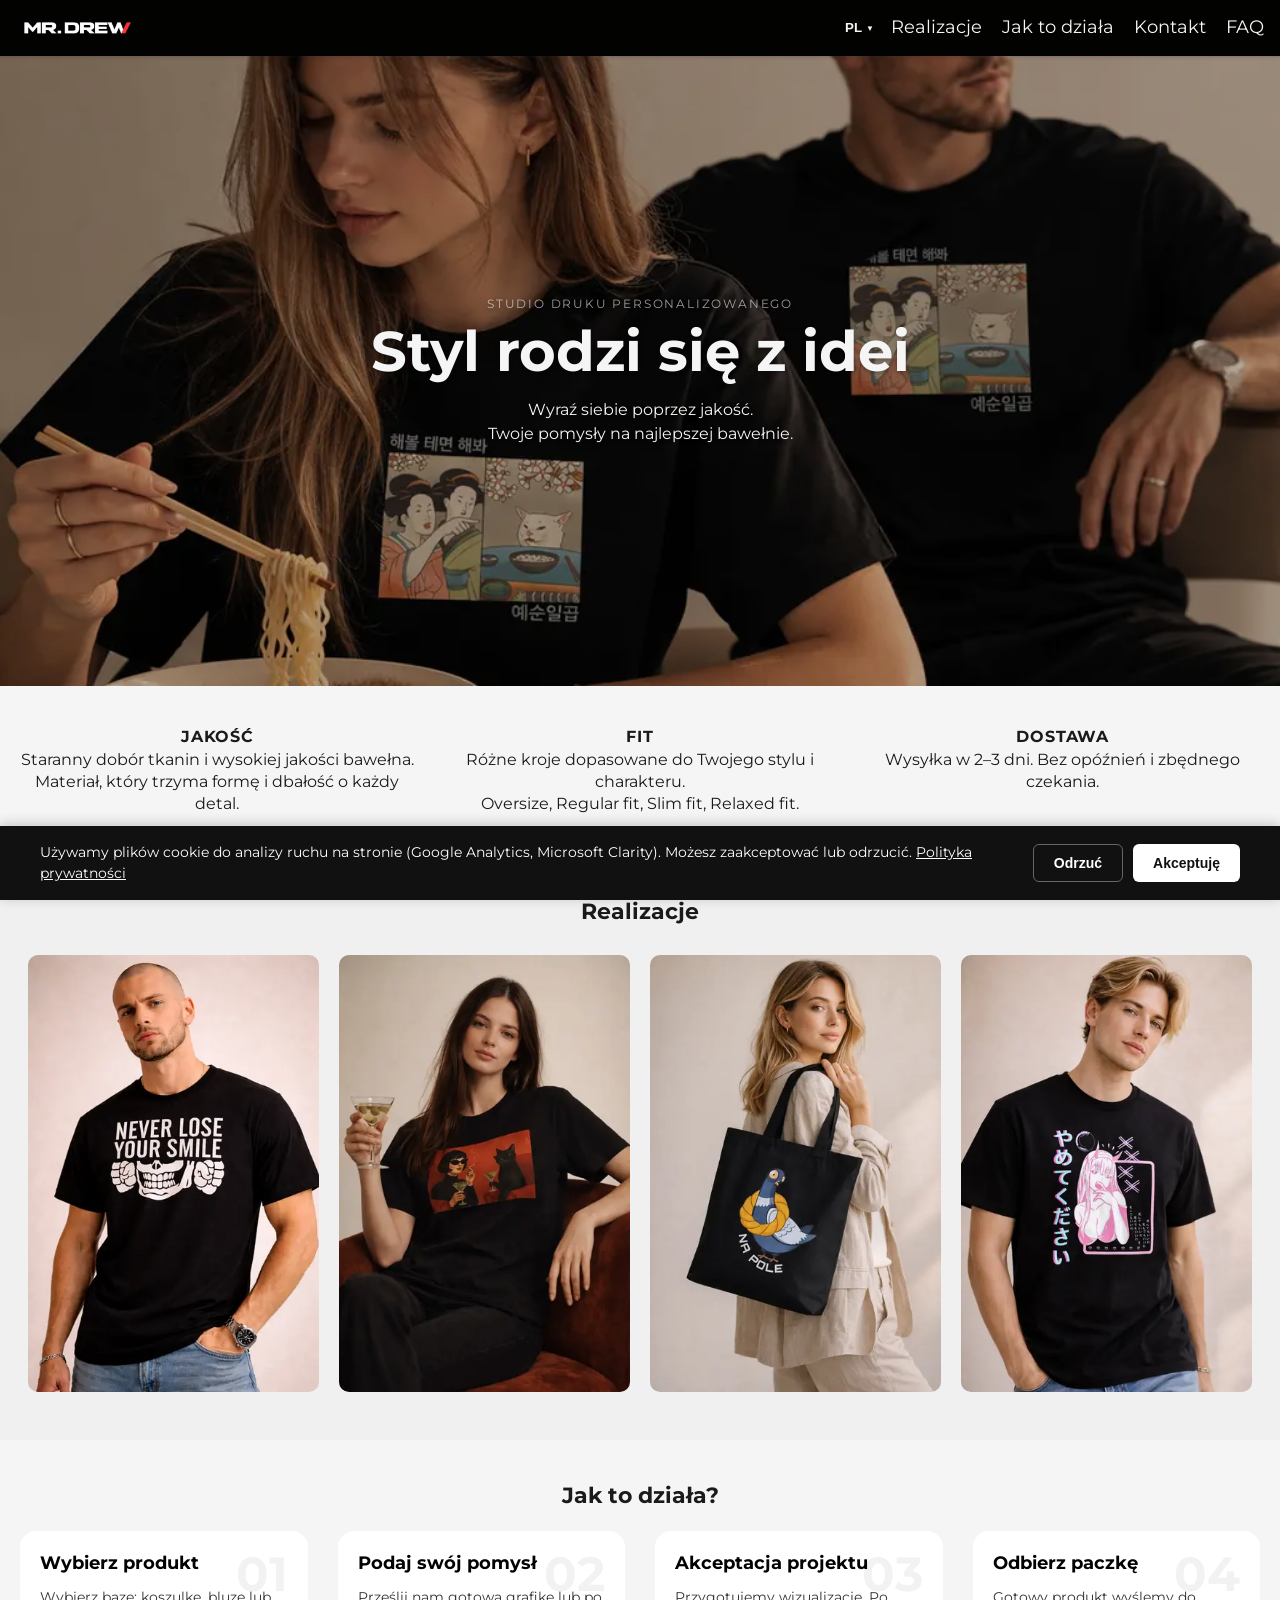
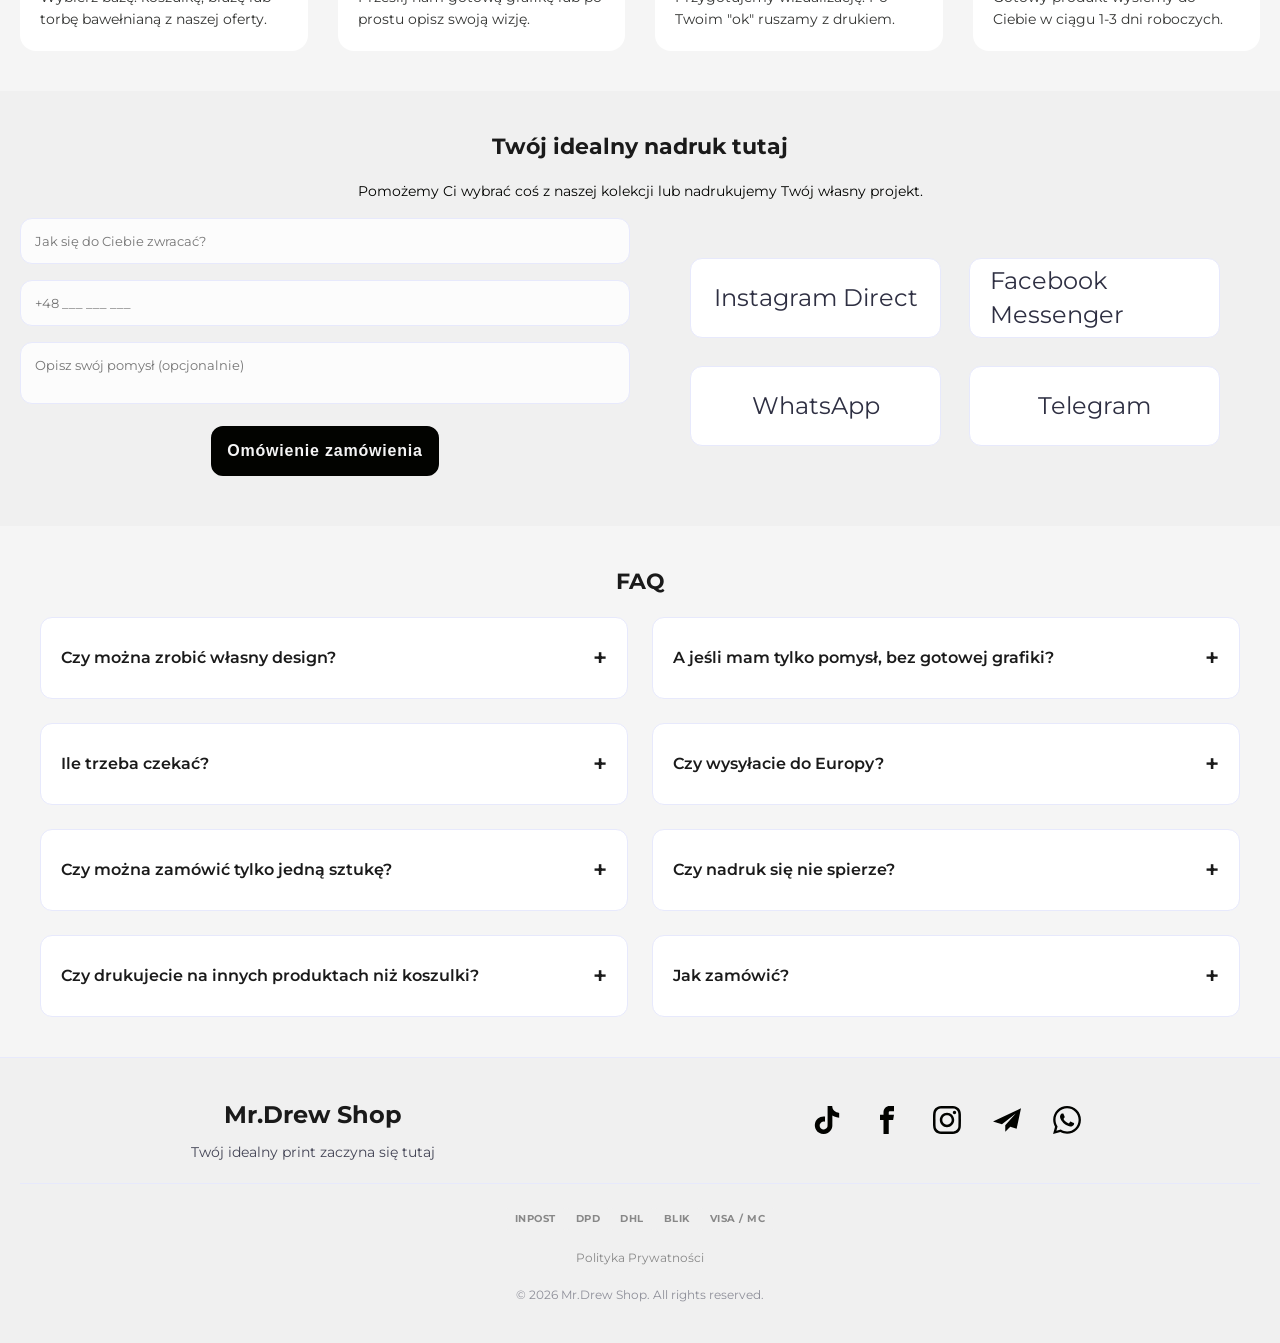
<file: index.html>
<!doctype html>
<html lang="pl">
  <head>
    <meta charset="UTF-8" />
    <meta name="viewport" content="width=device-width, initial-scale=1.0" />
    <title>
      Mr. Drew | Nadruki na odzieży | Personalizowane koszulki i bluzy
    </title>
    <meta
      name="description"
      content="Personalizowana odzież с Twoim nadrukiem w 48h. Najwyższa jakość, gruba bawełna i trwałe nadruki. Stwórz własny styl z Mr. Drew. Noś swoje!"
    />
    <meta property="og:type" content="website" />
    <meta property="og:url" content="https://mrdrewstore.pl/" />
    <meta
      property="og:title"
      content="MR. DREW | Personalizowany nadruk на odzieży"
    />
    <meta
      property="og:description"
      content="Wysokiej jakości nadruki na koszulkach w 48h. Twoje pomysły na najlepszej bawełnie. Noś to, co Twoje!"
    />
    <meta property="og:image" content="../img/og-image.jpg" />
    <meta property="twitter:card" content="summary_large_image" />
    <meta
      property="twitter:title"
      content="MR. DREW | Nadruki personalizowane"
    />
    <meta
      property="twitter:description"
      content="Stwórz własny styl. Najwyższa jakość bawełny i trwały nadruk."
    />
    <link
      rel="preload"
      href="./fonts/montserrat-v31-cyrillic_cyrillic-ext_latin_latin-ext-700.woff2"
      as="font"
      type="font/woff2"
      crossorigin
    />
    <link
      rel="preload"
      href="./fonts/montserrat-v31-cyrillic_cyrillic-ext_latin_latin-ext-regular.woff2"
      as="font"
      type="font/woff2"
      crossorigin
    />
    <link
      rel="preload"
      as="image"
      fetchpriority="high"
      href="./img/hero-mobile.webp"
      imagesrcset="./img/hero-mobile.webp 1x, ./img/hero-tablet.webp 2x"
      media="(max-width: 767px)"
    />
    <link
      rel="preload"
      as="image"
      fetchpriority="high"
      href="./img/hero-tablet.webp"
      imagesrcset="./img/hero-tablet.webp 1x, ./img/hero@2x.webp 2x"
      media="(min-width: 768px) and (max-width: 1023px)"
    />
    <link
      rel="preload"
      as="image"
      fetchpriority="high"
      href="./img/hero.webp"
      imagesrcset="./img/hero.webp 1x, ./img/hero@2x.webp 2x"
      media="(min-width: 1024px)"
    />
    <link rel="stylesheet" href="./css/style.css" />
    <link rel="alternate" hreflang="pl" href="https://mrdrewstore.pl/" />
    <link rel="alternate" hreflang="uk" href="https://mrdrewstore.pl/ua/" />
    <link rel="alternate" hreflang="en" href="https://mrdrewstore.pl/en/" />
    <script type="application/ld+json">
      {
        "@context": "https://schema.org",
        "@type": "FAQPage",
        "mainEntity": [
          {
            "@type": "Question",
            "name": "Czy można zrobić własny design?",
            "acceptedAnswer": {
              "@type": "Answer",
              "text": "Tak, to nasza specjalność. Prześlij nam swój projekt, а my dobierzemy najlepszą metodę druku (DTF lub sitodruk), aby Twoja wizja stała się rzeczywistością."
            }
          },
          {
            "@type": "Question",
            "name": "A jeśli mam tylko pomysł, bez gotowej grafiki?",
            "acceptedAnswer": {
              "@type": "Answer",
              "text": "Żaden problem. Opisz nam to słowami, a my pomożemy to sformalizować i przygotować profesjonalny projekt do druku."
            }
          },
          {
            "@type": "Question",
            "name": "Ile trzeba czekać?",
            "acceptedAnswer": {
              "@type": "Answer",
              "text": "Realizacja trwa zazwyczaj 1–3 dni robocze. Do tego należy doliczyć czas dostawy kurierem, który na terenie Polski zajmuje zwykle 1-2 dni."
            }
          },
          {
            "@type": "Question",
            "name": "Czy wysyłacie do Europy?",
            "acceptedAnswer": {
              "@type": "Answer",
              "text": "Tak, wysyłamy nasze produkty do większości krajów Europy. Szybko i bez zbędnych formalności."
            }
          },
          {
            "@type": "Question",
            "name": "Czy można zamówić tylko jedną sztukę?",
            "acceptedAnswer": {
              "@type": "Answer",
              "text": "Oczywiście. Realizujemy zamówienia już od jednej sztuki, ale chętnie podejmujemy się też większych nakładów hurtowych."
            }
          },
          {
            "@type": "Question",
            "name": "Czy nadruk się nie spierze?",
            "acceptedAnswer": {
              "@type": "Answer",
              "text": "Nie. Stosujemy trwałe techniki druku, takie jak DTF, które przy praniu w 30-40 stopniach zachowują idealny wygląd przez lata."
            }
          }
        ]
      }
    </script>
  </head>
  <body id="main">
    <div class="cookie-banner" id="cookie-banner" hidden>
      <div class="cookie-banner-content">
        <p class="cookie-banner-text">
          Używamy plików cookie do analizy ruchu na stronie (Google Analytics,
          Microsoft Clarity). Możesz zaakceptować lub odrzucić.
          <a href="./privacy.html">Polityka prywatności</a>
        </p>
        <div class="cookie-banner-actions">
          <button
            type="button"
            class="cookie-btn cookie-btn-decline"
            id="cookie-decline"
          >
            Odrzuć
          </button>
          <button
            type="button"
            class="cookie-btn cookie-btn-accept"
            id="cookie-accept"
          >
            Akceptuję
          </button>
        </div>
      </div>
    </div>
    <header class="header">
      <div class="logo">
        <a href="./index.html"
          ><img
            src="./img/logo.webp"
            class="logo-img"
            alt="Mr. Drew - strona główna"
            width="120"
            height="32"
            decoding="async"
        /></a>
      </div>

      <div class="header-actions">
        <div class="lang-switcher">
          <button
            type="button"
            class="lang-current"
            aria-label="Zmień język"
            aria-expanded="false"
            aria-haspopup="listbox"
          >
            PL
          </button>

          <ul class="lang-list">
            <li>
              <a href="/" aria-label="Język polski">PL</a>
            </li>
            <li>
              <a href="/ua/" aria-label="Język ukraiński">UA</a>
            </li>
            <li>
              <a href="/en/" aria-label="Język angielski">EN</a>
            </li>
          </ul>
        </div>
        <button
          type="button"
          class="burger-btn"
          data-menu-open
          aria-label="Otwórz menu"
        >
          <svg class="burger-icon" width="24" height="24">
            <use href="./img/icons.svg#icon-burger"></use>
          </svg>
        </button>
        <nav class="nav-desktop">
          <ul>
            <li>
              <a href="#categories" class="nav-link">Realizacje</a>
            </li>
            <li><a href="#process" class="nav-link">Jak to działa</a></li>
            <li><a href="#order-form" class="nav-link">Kontakt</a></li>
            <li>
              <a href="#faq" class="nav-link">FAQ</a>
            </li>
          </ul>
        </nav>
      </div>

      <div class="mobile-menu" data-menu>
        <div class="container mobile-menu-container">
          <button
            class="mobile-menu-close"
            data-menu-close
            aria-label="Zamknij menu"
          >
            <svg class="mobile-menu-close-icon" width="8" height="8">
              <use href="./img/icons.svg#icon-close"></use>
            </svg>
          </button>
          <nav class="nav">
            <ul class="nav-list-mobile">
              <li>
                <a href="#categories">Realizacje</a>
              </li>
              <li><a href="#process">Jak to działa</a></li>
              <li><a href="#order-form">Kontakt / Forma</a></li>
              <li>
                <a href="#faq">FAQ</a>
              </li>
            </ul>
          </nav>
          <address class="contacts-mobile">
            <ul class="contacts-list-mobile">
              <li class="contacts-item-mobile">
                <a
                  class="contacts-link-mobile"
                  href="mailto:mrdrewstore@gmail.com"
                  >mrdrewstore@gmail.com</a
                >
              </li>
              <li class="contacts-item-mobile">
                <a class="contacts-link-mobile" href="tel:+48575214889"
                  >+48 575 214 889</a
                >
              </li>
            </ul>
          </address>
          <ul class="header-link-list">
            <li class="social-list">
              <a
                class="social-link"
                href="https://www.tiktok.com/@mr.drew_store"
                aria-label="Nasz TikTok"
              >
                <svg class="social-link-icon" width="24" height="24">
                  <use href="./img/icons.svg#icon-tiktok"></use>
                </svg>
              </a>
            </li>
            <li class="social-list">
              <a
                class="social-link"
                href="https://www.facebook.com/people/Mr-Drew/61578522144234/"
                aria-label="Nasz Facebook"
              >
                <svg class="social-link-icon" width="24" height="24">
                  <use href="./img/icons.svg#icon-facebook"></use>
                </svg>
              </a>
            </li>
            <li class="social-list">
              <a
                class="social-link"
                href="https://www.instagram.com/mr.drew_store"
                aria-label="Nasz Instagram"
              >
                <svg class="social-link-icon" width="24" height="24">
                  <use href="./img/icons.svg#icon-instagram"></use>
                </svg>
              </a>
            </li>
            <li class="social-list">
              <a
                class="social-link"
                href="https://t.me/mr.drew_store/"
                aria-label="Nasz Telegram"
              >
                <svg class="social-link-icon" width="24" height="24">
                  <use href="./img/icons.svg#icon-send"></use>
                </svg>
              </a>
            </li>
            <li class="social-list">
              <a
                class="social-link"
                href="https://wa.me/48575214889"
                aria-label="Skontaktuj się przez WhatsApp"
              >
                <svg class="social-link-icon" width="24" height="24">
                  <use href="./img/icons.svg#icon-whatsapp"></use>
                </svg>
              </a>
            </li>
          </ul>
        </div>
      </div>
    </header>

    <section class="hero">
      <picture class="hero-bg">
        <source
          srcset="./img/hero-mobile.webp 1x, ./img/hero-tablet.webp 2x"
          media="(max-width: 767px)"
        />
        <source
          srcset="./img/hero-tablet.webp 1x, ./img/hero@2x.webp 2x"
          media="(min-width: 768px) and (max-width: 1023px)"
        />
        <source
          srcset="./img/hero.webp 1x, ./img/hero@2x.webp 2x"
          media="(min-width: 1024px)"
        />
        <img
          src="./img/hero-mobile.webp"
          alt=""
          class="hero-bg-img"
          fetchpriority="high"
          decoding="async"
        />
      </picture>

      <div class="hero-content">
        <p class="hero-overline">Studio druku personalizowanego</p>
        <h1>Styl rodzi się z idei</h1>
        <p class="hero-subtitle">
          Wyraź siebie poprzez jakość. <br />
          Twoje pomysły na najlepszej bawełnie.
        </p>
      </div>
    </section>

    <section class="features section">
      <div class="feature-item">
        <div>
          <h3 class="feature-title">JAKOŚĆ</h3>
          <p>
            Staranny dobór tkanin i wysokiej jakości bawełna. Materiał, który
            trzyma formę i dbałość o każdy detal.
          </p>
        </div>
      </div>

      <div class="feature-item">
        <div>
          <h3 class="feature-title">FIT</h3>
          <p>
            Różne kroje dopasowane do Twojego stylu i charakteru. <br />
            Oversize, Regular fit, Slim fit, Relaxed fit.
          </p>
        </div>
      </div>

      <div class="feature-item">
        <div>
          <h3 class="feature-title">DOSTAWA</h3>
          <p>Wysyłka w 2–3 dni. Bez opóźnień i zbędnego czekania.</p>
        </div>
      </div>
    </section>

    <section class="section categories" id="categories">
      <h2>Realizacje</h2>
      <div class="grid-four">
        <div class="category-card">
          <div class="img-placeholder">
            <picture>
              <source
                srcset="
                  ./img/smile.webp     400w,
                  ./img/smile-600.webp 600w,
                  ./img/smile@2x.webp  800w
                "
                sizes="(max-width: 767px) 80vw, (max-width: 1023px) 50vw, 25vw"
                type="image/webp"
              />

              <img
                src="./img/smile.webp"
                alt="Koszulka męska z autorskim nadrukiem premium"
                decoding="async"
                width="400"
                height="600"
              />
            </picture>
          </div>
        </div>
        <div class="category-card">
          <div class="img-placeholder">
            <picture>
              <source
                srcset="
                  ./img/glass.webp     400w,
                  ./img/glass-600.webp 600w,
                  ./img/glass@2x.webp  800w
                "
                sizes="(max-width: 767px) 80vw, (max-width: 1023px) 50vw, 25vw"
                type="image/webp"
              />

              <img
                src="./img/glass.webp"
                alt="Stylowy nadruk na czarnej koszulce - Studio Mr. Drew"
                decoding="async"
                width="400"
                height="600"
              />
            </picture>
          </div>
        </div>
        <div class="category-card">
          <div class="img-placeholder">
            <picture>
              <source
                srcset="
                  ./img/bag.webp     400w,
                  ./img/bag-600.webp 600w,
                  ./img/bag@2x.webp  800w
                "
                sizes="(max-width: 767px) 80vw, (max-width: 1023px) 50vw, 25vw"
                type="image/webp"
              />

              <img
                src="./img/bag.webp"
                alt="Torba bawełniana z personalizowanym nadrukiem"
                decoding="async"
                width="400"
                height="600"
              />
            </picture>
          </div>
        </div>
        <div class="category-card">
          <div class="img-placeholder">
            <picture>
              <source
                srcset="
                  ./img/anime.webp     400w,
                  ./img/anime-600.webp 600w,
                  ./img/anime@2x.webp  800w
                "
                sizes="(max-width: 767px) 80vw, (max-width: 1023px) 50vw, 25vw"
                type="image/webp"
              />

              <img
                src="./img/anime.webp"
                alt="Koszulka z nadrukiem w stylu anime"
                decoding="async"
                width="400"
                height="600"
              />
            </picture>
          </div>
        </div>
      </div>
    </section>

    <section class="process section" id="process">
      <div class="container">
        <h2 class="section-title">Jak to działa?</h2>

        <div class="process-grid">
          <div class="process-item">
            <div class="process-number">01</div>
            <h3 class="process-step-title">Wybierz produkt</h3>
            <p class="process-text">
              Wybierz bazę: koszulkę, bluzę lub torbę bawełnianą z naszej
              oferty.
            </p>
          </div>

          <div class="process-item">
            <div class="process-number">02</div>
            <h3 class="process-step-title">Podaj swój pomysł</h3>
            <p class="process-text">
              Prześlij nam gotową grafikę lub po prostu opisz swoją wizję.
            </p>
          </div>

          <div class="process-item">
            <div class="process-number">03</div>
            <h3 class="process-step-title">Akceptacja projektu</h3>
            <p class="process-text">
              Przygotujemy wizualizację. Po Twoim "ok" ruszamy z drukiem.
            </p>
          </div>

          <div class="process-item">
            <div class="process-number">04</div>
            <h3 class="process-step-title">Odbierz paczkę</h3>
            <p class="process-text">
              Gotowy produkt wyślemy do Ciebie w ciągu 1-3 dni roboczych.
            </p>
          </div>
        </div>
      </div>
    </section>

    <section class="section contact" id="order-form">
      <div class="container">
        <div class="contact-header">
          <h2 class="section-title">Twój idealny nadruk tutaj</h2>
          <p class="alt-title">
            Pomożemy Ci wybrać coś z naszej kolekcji lub nadrukujemy Twój własny
            projekt.
          </p>
        </div>

        <div class="contact-grid">
          <form
            name="consultation-form"
            method="POST"
            data-netlify="true"
            data-netlify-honeypot="bot-field"
            class="order-form"
          >
            <input type="hidden" name="form-name" value="consultation-form" />
            <div class="visually-hidden">
              <label>Don't fill this out: <input name="bot-field" /></label>
            </div>
            <div class="form-group">
              <input
                type="text"
                name="name"
                placeholder="Jak się do Ciebie zwracać?"
                required
                autocomplete="name"
              />
            </div>

            <div class="form-group">
              <input
                type="tel"
                name="phone"
                id="form-phone-input"
                inputmode="tel"
                placeholder="+48 ___ ___ ___"
                required
                minlength="9"
                pattern=".{9,}"
                title="Numer powinien zawierać co najmniej 9 znaków"
                autocomplete="tel"
              />
            </div>

            <div class="form-group">
              <textarea
                name="request"
                placeholder="Opisz swój pomysł (opcjonalnie)"
              ></textarea>
            </div>

            <button type="submit" class="btn-submit">
              Omówienie zamówienia
            </button>
          </form>

          <div class="contact-alternatives">
            <div class="messenger-grid">
              <a
                href="https://ig.me/m/mr.drew_store"
                class="ms-btn insta"
                target="_blank"
                >Instagram Direct</a
              >
              <a
                href="https://m.me/61578522144234"
                class="ms-btn mssngr"
                target="_blank"
                >Facebook Messenger</a
              >
              <a
                href="https://wa.me/48575214889"
                class="ms-btn wa"
                target="_blank"
                >WhatsApp</a
              >
              <a
                href="https://t.me/mr_drew_store"
                class="ms-btn tg"
                target="_blank"
                >Telegram</a
              >
            </div>
          </div>
        </div>
      </div>
    </section>

    <section class="section faq" id="faq">
      <div class="container">
        <h2 class="section-title">FAQ</h2>

        <div class="faq-list">
          <details class="faq-card" name="faq">
            <summary class="faq-question">
              Czy można zrobić własny design?
            </summary>
            <div class="faq-answer-wrapper">
              <div class="faq-answer-inner">
                <div class="faq-answer">
                  <p>
                    Tak, to nasza specjalność. Prześlij nam swój projekt, a my
                    dobierzemy najlepszą metodę druku (DTF lub sitodruk), aby
                    Twoja wizja stała się rzeczywistością.
                  </p>
                </div>
              </div>
            </div>
          </details>

          <details class="faq-card" name="faq">
            <summary class="faq-question">
              A jeśli mam tylko pomysł, bez gotowej grafiki?
            </summary>
            <div class="faq-answer-wrapper">
              <div class="faq-answer-inner">
                <div class="faq-answer">
                  <p>
                    Żaden problem. Opisz nam to słowami, a my pomożemy to
                    sformalizować i przygotować do druku.
                  </p>
                </div>
              </div>
            </div>
          </details>

          <details class="faq-card" name="faq">
            <summary class="faq-question">Ile trzeba czekać?</summary>
            <div class="faq-answer-wrapper">
              <div class="faq-answer-inner">
                <div class="faq-answer">
                  <p>
                    Zazwyczaj 1–3 dni na wykonanie. Do tego dochodzi czas
                    dostawy kurierem — zależy od miasta, ale działamy
                    ekspresowo.
                  </p>
                </div>
              </div>
            </div>
          </details>

          <details class="faq-card" name="faq">
            <summary class="faq-question">Czy wysyłacie do Europy?</summary>
            <div class="faq-answer-wrapper">
              <div class="faq-answer-inner">
                <div class="faq-answer">
                  <p>
                    Tak. Ślemy paczki do całej Europy bez zbędnych ceregieli.
                  </p>
                </div>
              </div>
            </div>
          </details>

          <details class="faq-card" name="faq">
            <summary class="faq-question">
              Czy można zamówić tylko jedną sztukę?
            </summary>
            <div class="faq-answer-wrapper">
              <div class="faq-answer-inner">
                <div class="faq-answer">
                  <p>Oczywiście. Jedną, dziesięć czy sto — jak Ci wygodnie.</p>
                </div>
              </div>
            </div>
          </details>

          <details class="faq-card" name="faq">
            <summary class="faq-question">Czy nadruk się nie spierze?</summary>
            <div class="faq-answer-wrapper">
              <div class="faq-answer-inner">
                <div class="faq-answer">
                  <p>
                    Nie. Robimy to tak, żebyś nosił to latami, a nie na raz.
                    Stosujemy trwałe techniki druku (DTF), które wytrzymują
                    mnóstwo prań.
                  </p>
                </div>
              </div>
            </div>
          </details>

          <details class="faq-card" name="faq">
            <summary class="faq-question">
              Czy drukujecie na innych produktach niż koszulki?
            </summary>
            <div class="faq-answer-wrapper">
              <div class="faq-answer-inner">
                <div class="faq-answer">
                  <p>
                    Tak! Wykonujemy nadruki na bluzach (hoodie), torbach
                    bawełnianych (shopper), czapkach, skarpetkach oraz kubkach.
                    Do każdego materiału dobieramy najtrwalszą technikę nadruku.
                  </p>
                </div>
              </div>
            </div>
          </details>

          <details class="faq-card" name="faq">
            <summary class="faq-question">Jak zamówić?</summary>
            <div class="faq-answer-wrapper">
              <div class="faq-answer-inner">
                <div class="faq-answer">
                  <p>
                    Napisz do nas bezpośrednio lub złóż zamówienie przez stronę.
                    Dalej poprowadzimy Cię za rękę.
                  </p>
                </div>
              </div>
            </div>
          </details>
        </div>
      </div>
    </section>

    <footer class="footer">
      <div class="container">
        <div class="footer-grid">
          <div class="footer-brand">
            <a href="/" class="footer-logo">Mr.Drew Shop</a>
            <p class="footer-description">
              Twój idealny print zaczyna się tutaj
            </p>
          </div>

          <div class="footer-nav">
            <h4 class="footer-title">Nawigacja</h4>
            <ul class="footer-links">
              <li>
                <a href="#categories">Realizacje</a>
              </li>
              <li><a href="#process">Jak to działa</a></li>
              <li><a href="#order-form">Kontakt / Forma</a></li>
              <li>
                <a href="#faq">FAQ</a>
              </li>
            </ul>
          </div>

          <div class="footer-socials">
            <ul class="header-link-list">
              <li class="social-list">
                <a
                  class="social-link"
                  href="https://www.tiktok.com/@mr.drew_store"
                  aria-label="Nasz TikTok"
                  ><svg class="footer-icon" width="24" height="24">
                    <use href="./img/icons.svg#icon-tiktok"></use>
                  </svg>
                </a>
              </li>
              <li class="social-list">
                <a
                  class="social-link"
                  href="https://www.facebook.com/people/Mr-Drew/61578522144234/"
                  aria-label="Nasz Facebook"
                  ><svg class="footer-icon" width="24" height="24">
                    <use href="./img/icons.svg#icon-facebook"></use>
                  </svg>
                </a>
              </li>
              <li class="social-list">
                <a
                  class="social-link"
                  href="https://www.instagram.com/mr.drew_store"
                  aria-label="Nasz Instagram"
                  ><svg class="footer-icon" width="24" height="24">
                    <use href="./img/icons.svg#icon-instagram"></use>
                  </svg>
                </a>
              </li>
              <li class="social-list">
                <a
                  class="social-link"
                  href="https://t.me/mr.drew_store/"
                  aria-label="Nasz Telegram"
                  ><svg class="footer-icon" width="24" height="24">
                    <use href="./img/icons.svg#icon-send"></use>
                  </svg>
                </a>
              </li>
              <li class="social-list">
                <a
                  class="social-link"
                  href="https://wa.me/48575214889"
                  aria-label="Skontaktuj się przez WhatsApp"
                  ><svg class="footer-icon" width="24" height="24">
                    <use href="./img/icons.svg#icon-whatsapp"></use>
                  </svg>
                </a>
              </li>
            </ul>
          </div>
        </div>

        <hr class="footer-divider" />

        <div class="footer-bottom">
          <p class="copyright">
            &copy; 2026 Mr.Drew Shop. All rights reserved.
          </p>

          <a href="privacy.html" class="privacy-link">Polityka Prywatności</a>

          <div class="trust-badges">
            <span class="badge">InPost</span>
            <span class="badge">DPD</span>
            <span class="badge">DHL</span>
            <span class="badge">BLIK</span>
            <span class="badge">Visa / MC</span>
          </div>
        </div>
      </div>
    </footer>

    <div id="success-modal" class="modal-overlay is-hidden">
      <div class="modal-content">
        <button
          type="button"
          class="modal-close-btn"
          id="modal-close-btn"
          aria-label="Zamknij powiadomienie"
        >
          <svg width="12" height="12">
            <use href="./img/icons.svg#icon-close"></use>
          </svg>
        </button>

        <h2 class="modal-title">Dziękujemy!</h2>
        <p class="modal-text">
          Twoje zgłoszenie zostało przyjęte. Skontaktujemy się z Tobą w
          najbliższym czasie.
        </p>

        <button type="button" class="modal-ok-btn" id="modal-ok-btn">OK</button>
      </div>
    </div>
    <script src="./js/index.js" defer></script>

    <script>
      const COOKIE_KEY = "cookie_consent"; // "accepted" | "declined"
      const banner = document.getElementById("cookie-banner");
      const acceptBtn = document.getElementById("cookie-accept");
      const declineBtn = document.getElementById("cookie-decline");

      function loadAnalytics() {
        const s1 = document.createElement("script");
        s1.async = true;
        s1.src = "https://www.googletagmanager.com/gtag/js?id=G-KKGRZ2KLPZ";
        document.body.appendChild(s1);
        window.dataLayer = window.dataLayer || [];
        function gtag() {
          dataLayer.push(arguments);
        }
        gtag("js", new Date());
        gtag("config", "G-KKGRZ2KLPZ");

        (function (c, l, a, r, i, t, y) {
          c[a] =
            c[a] ||
            function () {
              (c[a].q = c[a].q || []).push(arguments);
            };
          t = l.createElement(r);
          t.async = 1;
          t.src = "https://www.clarity.ms/tag/" + i;
          y = l.getElementsByTagName(r)[0];
          y.parentNode.insertBefore(t, y);
        })(window, document, "clarity", "script", "wjt2ygruwv");
      }

      const consent = localStorage.getItem(COOKIE_KEY);

      if (consent === "accepted") {
        loadAnalytics();
      } else if (consent === null) {
        banner.hidden = false;
      }
      // если "declined" — ничего не делаем, баннер не показываем, аналитику не грузим

      acceptBtn?.addEventListener("click", () => {
        localStorage.setItem(COOKIE_KEY, "accepted");
        banner.hidden = true;
        loadAnalytics();
      });

      declineBtn?.addEventListener("click", () => {
        localStorage.setItem(COOKIE_KEY, "declined");
        banner.hidden = true;
      });
    </script>
  </body>
</html>
</file>
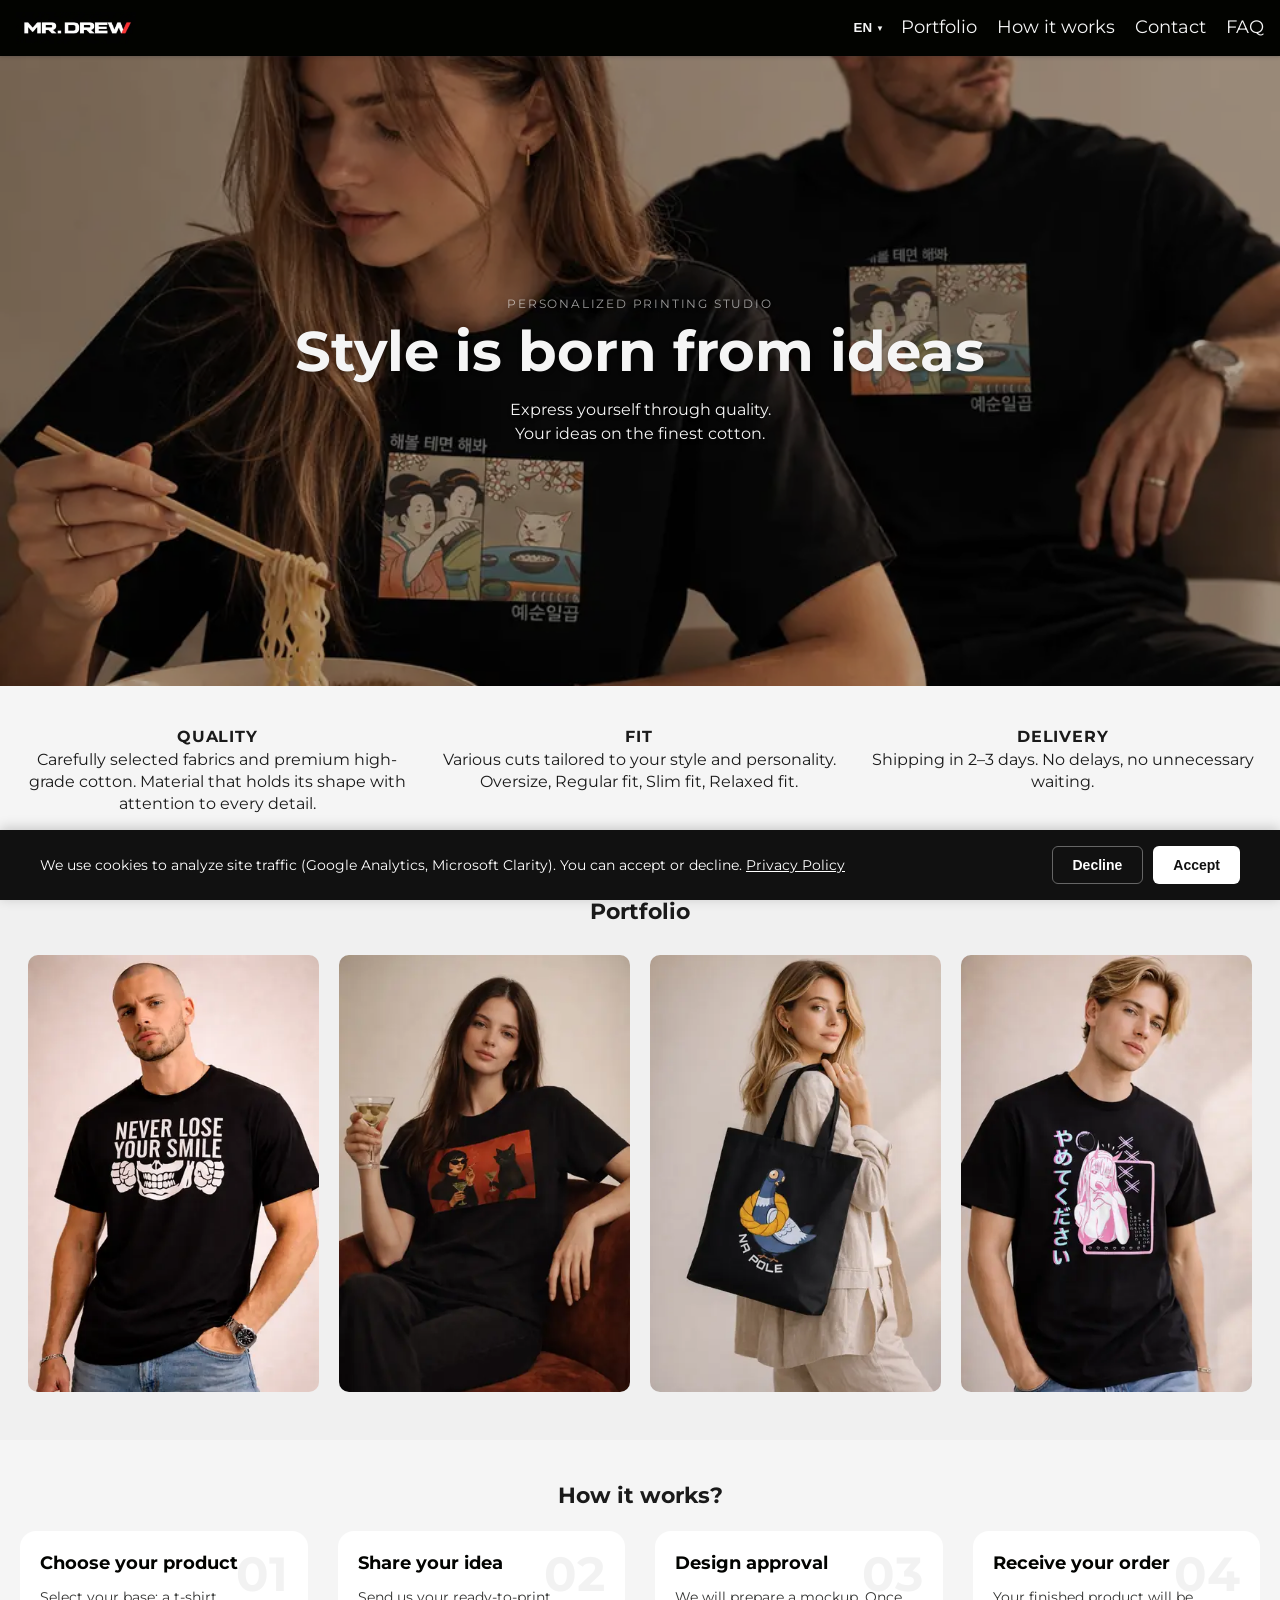
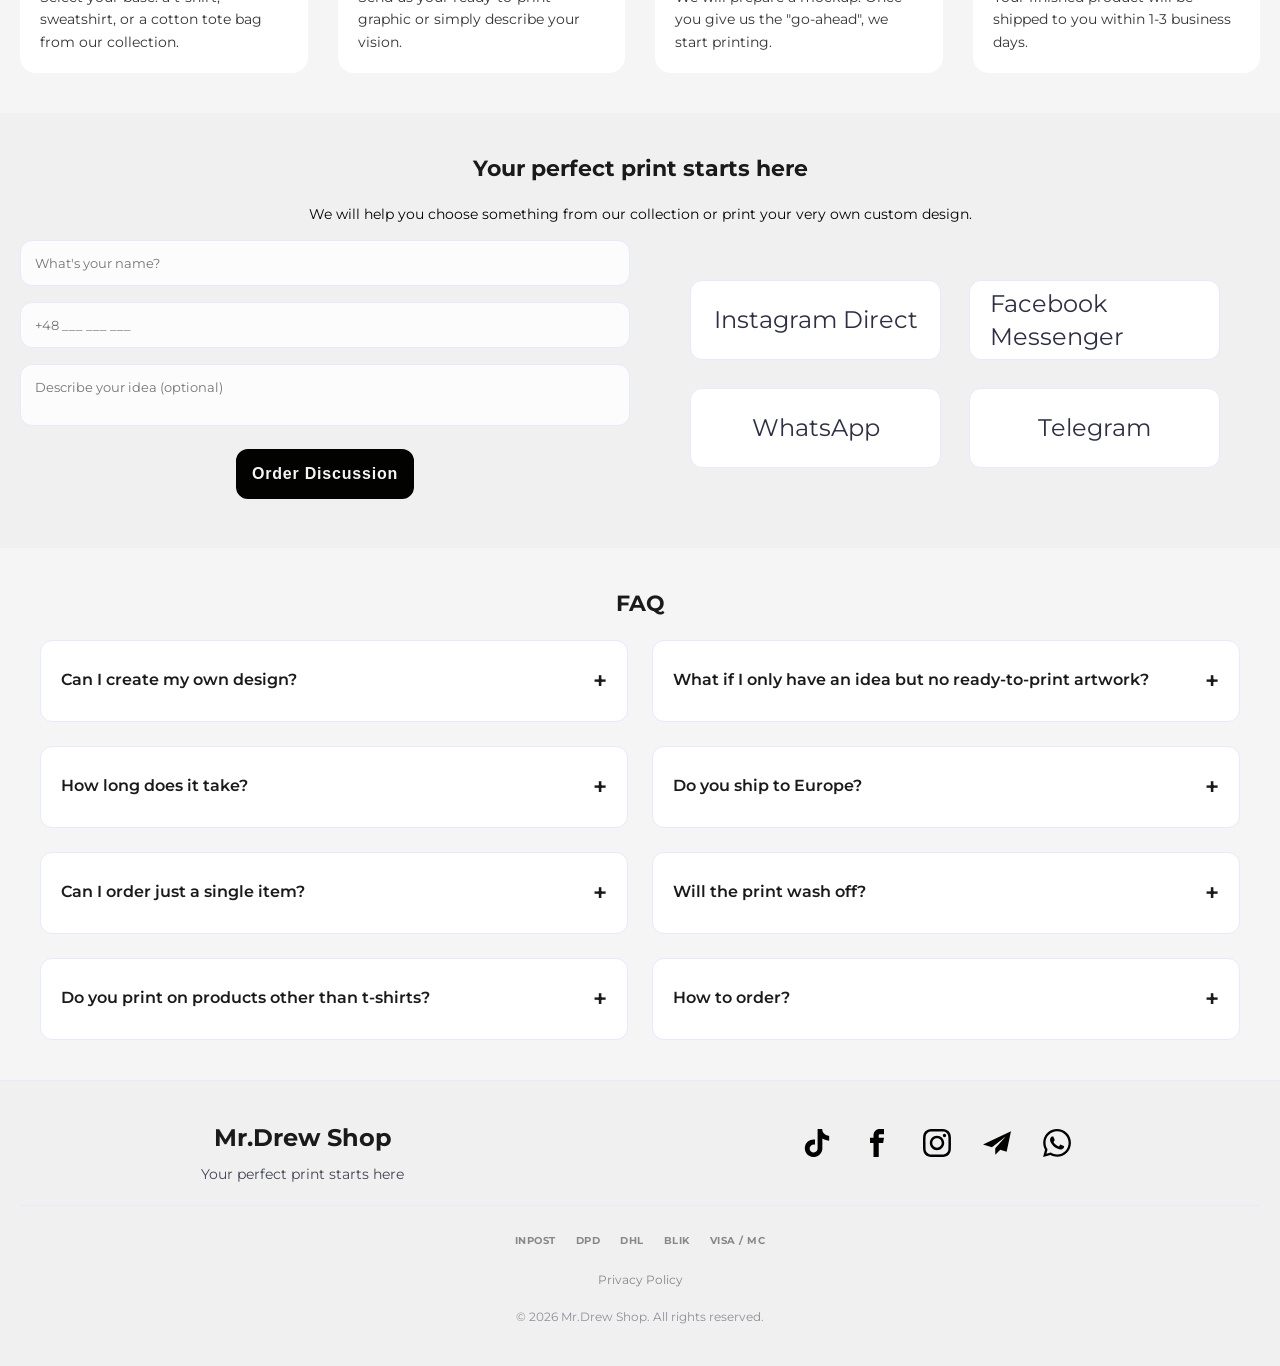
<file: en/index.html>
<!doctype html>
<html lang="en">
  <head>
    <meta charset="UTF-8" />
    <meta name="viewport" content="width=device-width, initial-scale=1.0" />
    <title>
      Mr. Drew | Custom Apparel Printing | Personalized T-shirts & Hoodies
    </title>
    <meta
      name="description"
      content="Custom apparel with your print in 48h. Premium quality, heavy cotton, and durable prints. Create your own style with Mr. Drew. Wear your own!"
    />
    <meta property="og:type" content="website" />
    <meta property="og:url" content="https://mrdrewstore.pl/en/" />
    <meta
      property="og:title"
      content="MR. DREW | Personalized Apparel Printing"
    />
    <meta
      property="og:description"
      content="High-quality custom t-shirt prints in 48h. Your ideas on the finest cotton. Wear what's yours!"
    />
    <meta property="og:image" content="../img/og-image.jpg" />
    <meta property="twitter:card" content="summary_large_image" />
    <meta
      property="twitter:title"
      content="MR. DREW | Custom Clothing Prints"
    />
    <meta
      property="twitter:description"
      content="Create your own style. Premium cotton quality and long-lasting prints."
    />
    <link
      rel="preload"
      href="../fonts/montserrat-v31-cyrillic_cyrillic-ext_latin_latin-ext-700.woff2"
      as="font"
      type="font/woff2"
      crossorigin
    />
    <link
      rel="preload"
      href="../fonts/montserrat-v31-cyrillic_cyrillic-ext_latin_latin-ext-regular.woff2"
      as="font"
      type="font/woff2"
      crossorigin
    />
    <link
      rel="preload"
      as="image"
      fetchpriority="high"
      href="../img/hero-mobile.webp"
      imagesrcset="../img/hero-mobile.webp 1x, ../img/hero-tablet.webp 2x"
      media="(max-width: 767px)"
    />
    <link
      rel="preload"
      as="image"
      fetchpriority="high"
      href="../img/hero-tablet.webp"
      imagesrcset="../img/hero-tablet.webp 1x, ../img/hero@2x.webp 2x"
      media="(min-width: 768px) and (max-width: 1023px)"
    />
    <link
      rel="preload"
      as="image"
      fetchpriority="high"
      href="../img/hero.webp"
      imagesrcset="../img/hero.webp 1x, ../img/hero@2x.webp 2x"
      media="(min-width: 1024px)"
    />
    <link rel="stylesheet" href="../css/style.css" />
    <link rel="alternate" hreflang="pl" href="https://mrdrewstore.pl/" />
    <link rel="alternate" hreflang="uk" href="https://mrdrewstore.pl/ua/" />
    <link rel="alternate" hreflang="en" href="https://mrdrewstore.pl/en/" />
    <link
      rel="alternate"
      hreflang="x-default"
      href="https://mrdrewstore.pl/en/"
    />
    <script type="application/ld+json">
      {
        "@context": "https://schema.org",
        "@type": "FAQPage",
        "mainEntity": [
          {
            "@type": "Question",
            "name": "Can I create my own design?",
            "acceptedAnswer": {
              "@type": "Answer",
              "text": "Yes, that's our specialty. Send us your project, and we will select the best printing method (DTF or screen printing) to turn your vision into reality."
            }
          },
          {
            "@type": "Question",
            "name": "What if I only have an idea without a ready graphic?",
            "acceptedAnswer": {
              "@type": "Answer",
              "text": "No problem. Describe it to us in words, and we will help you formalize it and prepare a professional design for printing."
            }
          },
          {
            "@type": "Question",
            "name": "How long is the wait?",
            "acceptedAnswer": {
              "@type": "Answer",
              "text": "Production usually takes 1–3 business days. Additionally, courier delivery within Europe typically takes 2-5 days depending on the destination."
            }
          },
          {
            "@type": "Question",
            "name": "Do you ship across Europe?",
            "acceptedAnswer": {
              "@type": "Answer",
              "text": "Yes, we ship our products to most European countries. Fast, reliable, and without unnecessary formalities."
            }
          },
          {
            "@type": "Question",
            "name": "Can I order just a single piece?",
            "acceptedAnswer": {
              "@type": "Answer",
              "text": "Of course. We fulfill orders starting from just one piece, but we are also happy to take on larger wholesale quantities."
            }
          },
          {
            "@type": "Question",
            "name": "Will the print wash off?",
            "acceptedAnswer": {
              "@type": "Answer",
              "text": "No. We use durable printing techniques like DTF, which maintain a perfect look for years when washed at 30-40 degrees."
            }
          }
        ]
      }
    </script>
  </head>
  <body id="main">
    <div class="cookie-banner" id="cookie-banner" hidden>
      <div class="cookie-banner-content">
        <p class="cookie-banner-text">
          We use cookies to analyze site traffic (Google Analytics, Microsoft
          Clarity). You can accept or decline.
          <a href="./privacy-en.html">Privacy Policy</a>
        </p>
        <div class="cookie-banner-actions">
          <button
            type="button"
            class="cookie-btn cookie-btn-decline"
            id="cookie-decline"
          >
            Decline
          </button>
          <button
            type="button"
            class="cookie-btn cookie-btn-accept"
            id="cookie-accept"
          >
            Accept
          </button>
        </div>
      </div>
    </div>
    <header class="header">
      <div class="logo">
        <a href="../index.html"
          ><img
            src="../img/logo.webp"
            class="logo-img"
            alt="Mr. Drew - home page"
            width="120"
            height="32"
            decoding="async"
        /></a>
      </div>

      <div class="header-actions">
        <div class="lang-switcher">
          <button
            type="button"
            class="lang-current"
            aria-label="Change language"
            aria-expanded="false"
            aria-haspopup="listbox"
          >
            EN
          </button>

          <ul class="lang-list">
            <li>
              <a href="/" aria-label="Polish language">PL</a>
            </li>
            <li>
              <a href="/ua/" aria-label="Ukrainian language">UA</a>
            </li>
            <li>
              <a href="/en/" aria-label="English language">EN</a>
            </li>
          </ul>
        </div>
        <button
          type="button"
          class="burger-btn"
          data-menu-open
          aria-label="Open menu"
        >
          <svg class="burger-icon" width="24" height="24">
            <use href="../img/icons.svg#icon-burger"></use>
          </svg>
        </button>
        <nav class="nav-desktop">
          <ul>
            <li>
              <a href="#categories" class="nav-link">Portfolio</a>
            </li>
            <li>
              <a href="#process" class="nav-link">How it works</a>
            </li>
            <li>
              <a href="#order-form" class="nav-link">Contact</a>
            </li>
            <li>
              <a href="#faq" class="nav-link">FAQ</a>
            </li>
          </ul>
        </nav>
      </div>

      <div class="mobile-menu" data-menu>
        <div class="container mobile-menu-container">
          <button
            class="mobile-menu-close"
            data-menu-close
            aria-label="Close menu"
          >
            <svg class="mobile-menu-close-icon" width="8" height="8">
              <use href="../img/icons.svg#icon-close"></use>
            </svg>
          </button>
          <nav class="nav">
            <ul class="nav-list-mobile">
              <li>
                <a href="#categories">Portfolio</a>
              </li>
              <li>
                <a href="#process">How it works</a>
              </li>
              <li>
                <a href="#order-form">Contact / Form</a>
              </li>
              <li>
                <a href="#faq">FAQ</a>
              </li>
            </ul>
          </nav>
          <address class="contacts-mobile">
            <ul class="contacts-list-mobile">
              <li class="contacts-item-mobile">
                <a
                  class="contacts-link-mobile"
                  href="mailto:mrdrewstore@gmail.com"
                  >mrdrewstore@gmail.com</a
                >
              </li>
              <li class="contacts-item-mobile">
                <a class="contacts-link-mobile" href="tel:+48575214889"
                  >+48 575 214 889</a
                >
              </li>
            </ul>
          </address>
          <ul class="header-link-list">
            <li class="social-list">
              <a
                class="social-link"
                href="https://www.tiktok.com/@mr.drew_store"
                aria-label="Our TikTok"
              >
                <svg class="social-link-icon" width="24" height="24">
                  <use href="../img/icons.svg#icon-tiktok"></use>
                </svg>
              </a>
            </li>
            <li class="social-list">
              <a
                class="social-link"
                href="https://www.facebook.com/people/Mr-Drew/61578522144234/"
                aria-label="Our Facebook"
              >
                <svg class="social-link-icon" width="24" height="24">
                  <use href="../img/icons.svg#icon-facebook"></use>
                </svg>
              </a>
            </li>
            <li class="social-list">
              <a
                class="social-link"
                href="https://www.instagram.com/mr.drew_store"
                aria-label="Our Instagram"
              >
                <svg class="social-link-icon" width="24" height="24">
                  <use href="../img/icons.svg#icon-instagram"></use>
                </svg>
              </a>
            </li>
            <li class="social-list">
              <a
                class="social-link"
                href="https://t.me/mr.drew_store/"
                aria-label="Our Telegram"
              >
                <svg class="social-link-icon" width="24" height="24">
                  <use href="../img/icons.svg#icon-send"></use>
                </svg>
              </a>
            </li>
            <li class="social-list">
              <a
                class="social-link"
                href="https://wa.me/48575214889"
                aria-label="Contact us on WhatsApp"
              >
                <svg class="social-link-icon" width="24" height="24">
                  <use href="../img/icons.svg#icon-whatsapp"></use>
                </svg>
              </a>
            </li>
          </ul>
        </div>
      </div>
    </header>

    <section class="hero">
      <picture class="hero-bg">
        <source
          srcset="../img/hero-mobile.webp 1x, ../img/hero-tablet.webp 2x"
          media="(max-width: 767px)"
        />
        <source
          srcset="../img/hero-tablet.webp 1x, ../img/hero@2x.webp 2x"
          media="(min-width: 768px) and (max-width: 1023px)"
        />
        <source
          srcset="../img/hero.webp 1x, ../img/hero@2x.webp 2x"
          media="(min-width: 1024px)"
        />
        <img
          src="../img/hero-mobile.webp"
          alt=""
          class="hero-bg-img"
          fetchpriority="high"
          decoding="async"
        />
      </picture>

      <div class="hero-content">
        <p class="hero-overline">Personalized Printing Studio</p>
        <h1>Style is born from ideas</h1>
        <p class="hero-subtitle">
          Express yourself through quality. <br />
          Your ideas on the finest cotton.
        </p>
      </div>
    </section>

    <section class="features section">
      <div class="feature-item">
        <div>
          <h3 class="feature-title">QUALITY</h3>
          <p>
            Carefully selected fabrics and premium high-grade cotton. Material
            that holds its shape with attention to every detail.
          </p>
        </div>
      </div>

      <div class="feature-item">
        <div>
          <h3 class="feature-title">FIT</h3>
          <p>
            Various cuts tailored to your style and personality. <br />
            Oversize, Regular fit, Slim fit, Relaxed fit.
          </p>
        </div>
      </div>

      <div class="feature-item">
        <div>
          <h3 class="feature-title">DELIVERY</h3>
          <p>Shipping in 2–3 days. No delays, no unnecessary waiting.</p>
        </div>
      </div>
    </section>

    <section class="section categories" id="categories">
      <h2>Portfolio</h2>
      <div class="grid-four">
        <div class="category-card">
          <div class="img-placeholder">
            <picture>
              <source
                srcset="
                  ../img/smile.webp     400w,
                  ../img/smile-600.webp 600w,
                  ../img/smile@2x.webp  800w
                "
                sizes="(max-width: 767px) 80vw, (max-width: 1023px) 50vw, 25vw"
                type="image/webp"
              />

              <img
                src="../img/smile.webp"
                alt="Men's premium t-shirt with custom designer print"
                decoding="async"
                width="400"
                height="600"
              />
            </picture>
          </div>
        </div>
        <div class="category-card">
          <div class="img-placeholder">
            <picture>
              <source
                srcset="
                  ../img/glass.webp     400w,
                  ../img/glass-600.webp 600w,
                  ../img/glass@2x.webp  800w
                "
                sizes="(max-width: 767px) 80vw, (max-width: 1023px) 50vw, 25vw"
                type="image/webp"
              />

              <img
                src="../img/glass.webp"
                alt="Stylish print on a black t-shirt - Mr. Drew Studio"
                decoding="async"
                width="400"
                height="600"
              />
            </picture>
          </div>
        </div>
        <div class="category-card">
          <div class="img-placeholder">
            <picture>
              <source
                srcset="
                  ../img/bag.webp     400w,
                  ../img/bag-600.webp 600w,
                  ../img/bag@2x.webp  800w
                "
                sizes="(max-width: 767px) 80vw, (max-width: 1023px) 50vw, 25vw"
                type="image/webp"
              />

              <img
                src="../img/bag.webp"
                alt="Cotton tote bag with personalized print"
                decoding="async"
                width="400"
                height="600"
              />
            </picture>
          </div>
        </div>
        <div class="category-card">
          <div class="img-placeholder">
            <picture>
              <source
                srcset="
                  ../img/anime.webp     400w,
                  ../img/anime-600.webp 600w,
                  ../img/anime@2x.webp  800w
                "
                sizes="(max-width: 767px) 80vw, (max-width: 1023px) 50vw, 25vw"
                type="image/webp"
              />

              <img
                src="../img/anime.webp"
                alt="Anime style graphic t-shirt"
                decoding="async"
                width="400"
                height="600"
              />
            </picture>
          </div>
        </div>
      </div>
    </section>

    <section class="process section" id="process">
      <div class="container">
        <h2 class="section-title">How it works?</h2>

        <div class="process-grid">
          <div class="process-item">
            <div class="process-number">01</div>
            <h3 class="process-step-title">Choose your product</h3>
            <p class="process-text">
              Select your base: a t-shirt, sweatshirt, or a cotton tote bag from
              our collection.
            </p>
          </div>

          <div class="process-item">
            <div class="process-number">02</div>
            <h3 class="process-step-title">Share your idea</h3>
            <p class="process-text">
              Send us your ready-to-print graphic or simply describe your
              vision.
            </p>
          </div>

          <div class="process-item">
            <div class="process-number">03</div>
            <h3 class="process-step-title">Design approval</h3>
            <p class="process-text">
              We will prepare a mockup. Once you give us the "go-ahead", we
              start printing.
            </p>
          </div>

          <div class="process-item">
            <div class="process-number">04</div>
            <h3 class="process-step-title">Receive your order</h3>
            <p class="process-text">
              Your finished product will be shipped to you within 1-3 business
              days.
            </p>
          </div>
        </div>
      </div>
    </section>

    <section class="section contact" id="order-form">
      <div class="container">
        <div class="contact-header">
          <h2 class="section-title">Your perfect print starts here</h2>
          <p class="alt-title">
            We will help you choose something from our collection or print your
            very own custom design.
          </p>
        </div>

        <div class="contact-grid">
          <form
            name="consultation-form"
            method="POST"
            data-netlify="true"
            data-netlify-honeypot="bot-field"
            class="order-form"
          >
            <input type="hidden" name="form-name" value="consultation-form" />
            <div class="visually-hidden">
              <label>Don't fill this out: <input name="bot-field" /></label>
            </div>
            <div class="form-group">
              <input
                type="text"
                name="name"
                placeholder="What's your name?"
                required
                autocomplete="name"
              />
            </div>

            <div class="form-group">
              <input
                type="tel"
                name="phone"
                id="form-phone-input"
                inputmode="tel"
                placeholder="+48 ___ ___ ___"
                required
                minlength="9"
                pattern=".{9,}"
                title="Phone number must be at least 9 digits"
                autocomplete="tel"
              />
            </div>

            <div class="form-group">
              <textarea
                name="request"
                placeholder="Describe your idea (optional)"
              ></textarea>
            </div>

            <button type="submit" class="btn-submit">Order Discussion</button>
          </form>

          <div class="contact-alternatives">
            <div class="messenger-grid">
              <a
                href="https://ig.me/m/mr.drew_store"
                class="ms-btn insta"
                target="_blank"
                >Instagram Direct</a
              >
              <a
                href="https://m.me/61578522144234"
                class="ms-btn mssngr"
                target="_blank"
                >Facebook Messenger</a
              >
              <a
                href="https://wa.me/48575214889"
                class="ms-btn wa"
                target="_blank"
                >WhatsApp</a
              >
              <a
                href="https://t.me/mr_drew_store"
                class="ms-btn tg"
                target="_blank"
                >Telegram</a
              >
            </div>
          </div>
        </div>
      </div>
    </section>

    <section class="section faq" id="faq">
      <div class="container">
        <h2 class="section-title">FAQ</h2>

        <div class="faq-list">
          <details class="faq-card" name="faq">
            <summary class="faq-question">Can I create my own design?</summary>
            <div class="faq-answer-wrapper">
              <div class="faq-answer-inner">
                <div class="faq-answer">
                  <p>
                    Yes, that is our specialty. Send us your design, and we will
                    choose the best printing method (DTF or screen printing) to
                    bring your vision to life.
                  </p>
                </div>
              </div>
            </div>
          </details>

          <details class="faq-card" name="faq">
            <summary class="faq-question">
              What if I only have an idea but no ready-to-print artwork?
            </summary>
            <div class="faq-answer-wrapper">
              <div class="faq-answer-inner">
                <div class="faq-answer">
                  <p>
                    No problem at all. Just describe it to us in words, and we
                    will help you visualize it and prepare the files for
                    printing.
                  </p>
                </div>
              </div>
            </div>
          </details>

          <details class="faq-card" name="faq">
            <summary class="faq-question">How long does it take?</summary>
            <div class="faq-answer-wrapper">
              <div class="faq-answer-inner">
                <div class="faq-answer">
                  <p>
                    Typically 1–3 business days for production. On top of that,
                    courier delivery time varies by city, but we work at express
                    speed.
                  </p>
                </div>
              </div>
            </div>
          </details>

          <details class="faq-card" name="faq">
            <summary class="faq-question">Do you ship to Europe?</summary>
            <div class="faq-answer-wrapper">
              <div class="faq-answer-inner">
                <div class="faq-answer">
                  <p>Yes. We ship across all of Europe with no extra hassle.</p>
                </div>
              </div>
            </div>
          </details>

          <details class="faq-card" name="faq">
            <summary class="faq-question">
              Can I order just a single item?
            </summary>
            <div class="faq-answer-wrapper">
              <div class="faq-answer-inner">
                <div class="faq-answer">
                  <p>
                    Of course. One, ten, or a hundred — whatever works best for
                    you.
                  </p>
                </div>
              </div>
            </div>
          </details>

          <details class="faq-card" name="faq">
            <summary class="faq-question">Will the print wash off?</summary>
            <div class="faq-answer-wrapper">
              <div class="faq-answer-inner">
                <div class="faq-answer">
                  <p>
                    No. We make our products to be worn for years, not just
                    once. We use durable printing techniques (DTF) that can
                    withstand countless washes.
                  </p>
                </div>
              </div>
            </div>
          </details>

          <details class="faq-card" name="faq">
            <summary class="faq-question">
              Do you print on products other than t-shirts?
            </summary>
            <div class="faq-answer-wrapper">
              <div class="faq-answer-inner">
                <div class="faq-answer">
                  <p>
                    Yes! We print on hoodies, cotton tote bags, hats, socks, and
                    mugs. For every material, we select the most durable
                    printing technique available.
                  </p>
                </div>
              </div>
            </div>
          </details>

          <details class="faq-card" name="faq">
            <summary class="faq-question">How to order?</summary>
            <div class="faq-answer-wrapper">
              <div class="faq-answer-inner">
                <div class="faq-answer">
                  <p>
                    Contact us directly or place an order through our website.
                    We will guide you through every step of the way.
                  </p>
                </div>
              </div>
            </div>
          </details>
        </div>
      </div>
    </section>

    <footer class="footer">
      <div class="container">
        <div class="footer-grid">
          <div class="footer-brand">
            <a href="/" class="footer-logo">Mr.Drew Shop</a>
            <p class="footer-description">Your perfect print starts here</p>
          </div>

          <div class="footer-nav">
            <h4 class="footer-title">Navigation</h4>
            <ul class="footer-links">
              <li>
                <a href="#categories">Portfolio</a>
              </li>
              <li><a href="#process">How it works</a></li>
              <li><a href="#order-form">Contact / Order Form</a></li>
              <li>
                <a href="#faq">FAQ</a>
              </li>
            </ul>
          </div>

          <div class="footer-socials">
            <ul class="header-link-list">
              <li class="social-list">
                <a
                  class="social-link"
                  href="https://www.tiktok.com/@mr.drew_store"
                  aria-label="Our TikTok"
                  ><svg class="footer-icon" width="24" height="24">
                    <use href="../img/icons.svg#icon-tiktok"></use>
                  </svg>
                </a>
              </li>
              <li class="social-list">
                <a
                  class="social-link"
                  href="https://www.facebook.com/people/Mr-Drew/61578522144234/"
                  aria-label="Our Facebook"
                  ><svg class="footer-icon" width="24" height="24">
                    <use href="../img/icons.svg#icon-facebook"></use>
                  </svg>
                </a>
              </li>
              <li class="social-list">
                <a
                  class="social-link"
                  href="https://www.instagram.com/mr.drew_store"
                  aria-label="Our Instagram"
                  ><svg class="footer-icon" width="24" height="24">
                    <use href="../img/icons.svg#icon-instagram"></use>
                  </svg>
                </a>
              </li>
              <li class="social-list">
                <a
                  class="social-link"
                  href="https://t.me/mr.drew_store/"
                  aria-label="Our Telegram"
                  ><svg class="footer-icon" width="24" height="24">
                    <use href="../img/icons.svg#icon-send"></use>
                  </svg>
                </a>
              </li>
              <li class="social-list">
                <a
                  class="social-link"
                  href="https://wa.me/48575214889"
                  aria-label="Contact us on WhatsApp"
                  ><svg class="footer-icon" width="24" height="24">
                    <use href="../img/icons.svg#icon-whatsapp"></use>
                  </svg>
                </a>
              </li>
            </ul>
          </div>
        </div>

        <hr class="footer-divider" />

        <div class="footer-bottom">
          <p class="copyright">
            &copy; 2026 Mr.Drew Shop. All rights reserved.
          </p>

          <a href="privacy-en.html" class="privacy-link">Privacy Policy</a>

          <div class="trust-badges">
            <span class="badge">InPost</span>
            <span class="badge">DPD</span>
            <span class="badge">DHL</span>
            <span class="badge">BLIK</span>
            <span class="badge">Visa / MC</span>
          </div>
        </div>
      </div>
    </footer>

    <div id="success-modal" class="modal-overlay is-hidden">
      <div class="modal-content">
        <button
          type="button"
          class="modal-close-btn"
          id="modal-close-btn"
          aria-label="Close notification"
        >
          <svg width="12" height="12">
            <use href="../img/icons.svg#icon-close"></use>
          </svg>
        </button>

        <h2 class="modal-title">Thank you!</h2>
        <p class="modal-text">
          Your request has been received. We will get back to you as soon as
          possible.
        </p>

        <button type="button" class="modal-ok-btn" id="modal-ok-btn">OK</button>
      </div>
    </div>
    <script src="../js/index.js" defer></script>

    <script>
      const COOKIE_KEY = "cookie_consent"; // "accepted" | "declined"
      const banner = document.getElementById("cookie-banner");
      const acceptBtn = document.getElementById("cookie-accept");
      const declineBtn = document.getElementById("cookie-decline");

      function loadAnalytics() {
        const s1 = document.createElement("script");
        s1.async = true;
        s1.src = "https://www.googletagmanager.com/gtag/js?id=G-KKGRZ2KLPZ";
        document.body.appendChild(s1);
        window.dataLayer = window.dataLayer || [];
        function gtag() {
          dataLayer.push(arguments);
        }
        gtag("js", new Date());
        gtag("config", "G-KKGRZ2KLPZ");

        (function (c, l, a, r, i, t, y) {
          c[a] =
            c[a] ||
            function () {
              (c[a].q = c[a].q || []).push(arguments);
            };
          t = l.createElement(r);
          t.async = 1;
          t.src = "https://www.clarity.ms/tag/" + i;
          y = l.getElementsByTagName(r)[0];
          y.parentNode.insertBefore(t, y);
        })(window, document, "clarity", "script", "wjt2ygruwv");
      }

      const consent = localStorage.getItem(COOKIE_KEY);

      if (consent === "accepted") {
        loadAnalytics();
      } else if (consent === null) {
        banner.hidden = false;
      }
      // если "declined" — ничего не делаем, баннер не показываем, аналитику не грузим

      acceptBtn?.addEventListener("click", () => {
        localStorage.setItem(COOKIE_KEY, "accepted");
        banner.hidden = true;
        loadAnalytics();
      });

      declineBtn?.addEventListener("click", () => {
        localStorage.setItem(COOKIE_KEY, "declined");
        banner.hidden = true;
      });
    </script>
  </body>
</html>
</file>
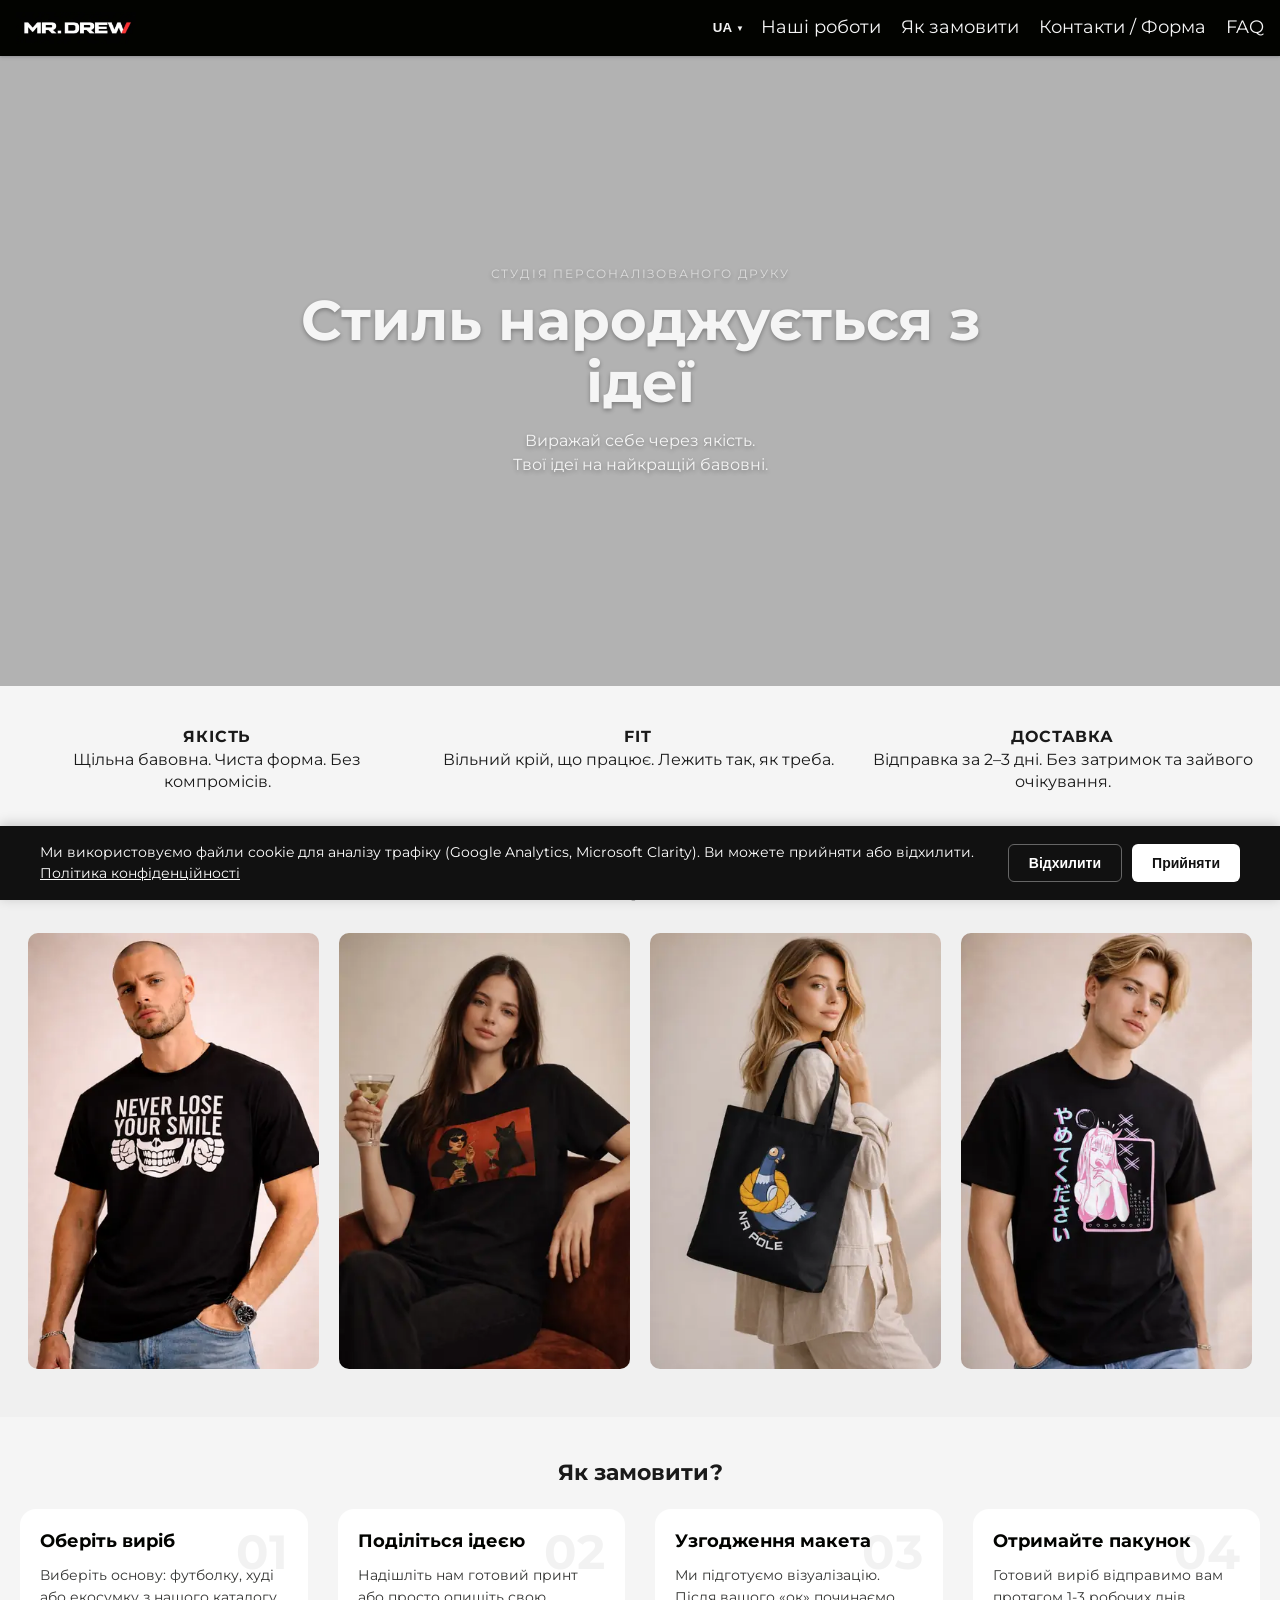
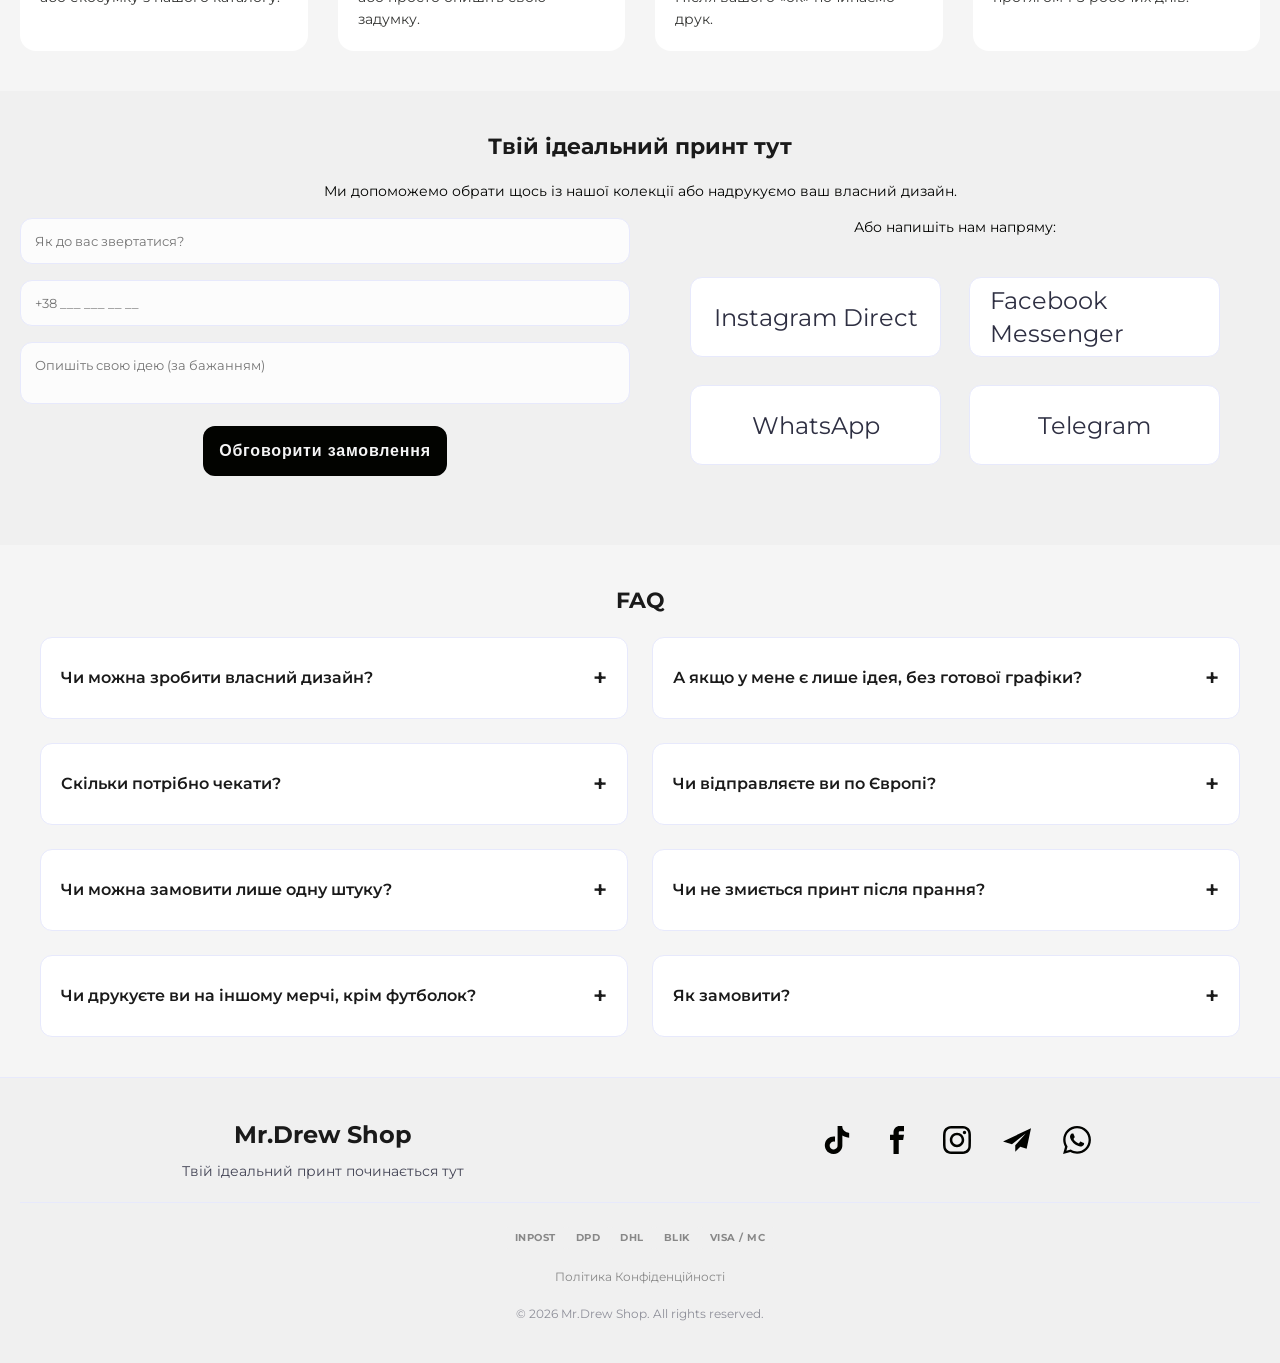
<file: ua/index.html>
<!doctype html>
<html lang="uk">
  <head>
    <meta charset="UTF-8" />
    <meta name="viewport" content="width=device-width, initial-scale=1.0" />
    <title>Mr. Drew | Друк на одязі | Персоналізовані футболки та худі</title>
    <meta
      name="description"
      content="Персоналізований одяг з вашим принтом за 48 годин. Найвища якість, щільна бавовна та стійкий друк. Створіть власний стиль з Mr. Drew. Носи своє!"
    />
    <meta property="og:type" content="website" />
    <meta property="og:url" content="https://mrdrewstore.pl/" />
    <meta
      property="og:title"
      content="MR. DREW | Персоналізований друк на одязі"
    />
    <meta
      property="og:description"
      content="Якісний друк на футболках за 48 годин. Твої ідеї на найкращій бавовні. Носи своє!"
    />
    <meta property="og:image" content="../img/og-image.jpg" />
    <meta property="twitter:card" content="summary_large_image" />
    <meta property="twitter:title" content="MR. DREW | Персоналізований друк" />
    <meta
      property="twitter:description"
      content="Створи власний стиль. Найвища якість бавовни та стійкий друк."
    />
    <link
      rel="preload"
      href="../fonts/montserrat-v31-cyrillic_cyrillic-ext_latin_latin-ext-700.woff2"
      as="font"
      type="font/woff2"
      crossorigin
    />
    <link
      rel="preload"
      href="../fonts/montserrat-v31-cyrillic_cyrillic-ext_latin_latin-ext-regular.woff2"
      as="font"
      type="font/woff2"
      crossorigin
    />
    <link
      rel="preload"
      as="image"
      fetchpriority="high"
      href="../img/hero-mobile.webp"
      imagesrcset="../img/hero-mobile.webp 1x, ../img/hero-tablet.webp 2x"
      media="(max-width: 767px)"
    />
    <link
      rel="preload"
      as="image"
      fetchpriority="high"
      href="../img/hero-tablet.webp"
      imagesrcset="../img/hero-tablet.webp 1x, ../img/hero@2x.webp 2x"
      media="(min-width: 768px) and (max-width: 1023px)"
    />
    <link
      rel="preload"
      as="image"
      fetchpriority="high"
      href="../img/hero.webp"
      imagesrcset="../img/hero.webp 1x, ../img/hero@2x.webp 2x"
      media="(min-width: 1024px)"
    />
    <link rel="stylesheet" href="../css/style.css" />
    <link rel="alternate" hreflang="pl" href="https://mrdrewstore.pl/" />
    <link rel="alternate" hreflang="uk" href="https://mrdrewstore.pl/ua/" />
    <link rel="alternate" hreflang="en" href="https://mrdrewstore.pl/en/" />
    <script type="application/ld+json">
      {
        "@context": "https://schema.org",
        "@type": "FAQPage",
        "mainEntity": [
          {
            "@type": "Question",
            "name": "Чи можна зробити власний дизайн?",
            "acceptedAnswer": {
              "@type": "Answer",
              "text": "Так, це наша спеціалізація. Надішліть нам свій проєкт, а ми підберемо найкращий метод друку (DTF або шовкографія), щоб ваша ідея стала реальністю."
            }
          },
          {
            "@type": "Question",
            "name": "А якщо у мене є лише ідея, без готової графіки?",
            "acceptedAnswer": {
              "@type": "Answer",
              "text": "Жодних проблем. Опишіть задум словами, а ми допоможемо візуалізувати його та підготувати професійний проєкт до друку."
            }
          },
          {
            "@type": "Question",
            "name": "Скільки потрібно чекати?",
            "acceptedAnswer": {
              "@type": "Answer",
              "text": "Виготовлення зазвичай займає 1–3 робочі дні. До цього слід додати час доставки кур'єром, що зазвичай триває 1-2 дні."
            }
          },
          {
            "@type": "Question",
            "name": "Чи відправляєте ви по Європі?",
            "acceptedAnswer": {
              "@type": "Answer",
              "text": "Так, ми надсилаємо наші вироби до більшості країн Європи. Швидко та без зайвих зволікань."
            }
          },
          {
            "@type": "Question",
            "name": "Чи можна замовити лише одну штуку?",
            "acceptedAnswer": {
              "@type": "Answer",
              "text": "Звісно. Ми виконуємо замовлення від однієї штуки, але також охоче беремося за великі гуртові тиражі."
            }
          },
          {
            "@type": "Question",
            "name": "Чи не змиється принт після прання?",
            "acceptedAnswer": {
              "@type": "Answer",
              "text": "Ні. Ми використовуємо стійкі методи друку, такі як DTF, які при пранні за температури 30-40 градусів зберігають ідеальний вигляд роками."
            }
          }
        ]
      }
    </script>
  </head>
  <body id="main">
    <div class="cookie-banner" id="cookie-banner" hidden>
      <div class="cookie-banner-content">
        <p class="cookie-banner-text">
          Ми використовуємо файли cookie для аналізу трафіку (Google Analytics,
          Microsoft Clarity). Ви можете прийняти або відхилити.
          <a href="./privacy-ua.html">Політика конфіденційності</a>
        </p>
        <div class="cookie-banner-actions">
          <button
            type="button"
            class="cookie-btn cookie-btn-decline"
            id="cookie-decline"
          >
            Відхилити
          </button>
          <button
            type="button"
            class="cookie-btn cookie-btn-accept"
            id="cookie-accept"
          >
            Прийняти
          </button>
        </div>
      </div>
    </div>
    <header class="header">
      <div class="logo">
        <a href="./index.html"
          ><img
            src="../img/logo.webp"
            class="logo-img"
            alt="Mr. Drew - головна сторінка"
            width="120"
            height="32"
            decoding="async"
        /></a>
      </div>

      <div class="header-actions">
        <div class="lang-switcher">
          <button
            type="button"
            class="lang-current"
            aria-label="Zmień język"
            aria-expanded="false"
            aria-haspopup="listbox"
          >
            UA
          </button>

          <ul class="lang-list">
            <li>
              <a href="/" aria-label="Польська мова">PL</a>
            </li>
            <li>
              <a href="/ua/" aria-label="Українська мова">UA</a>
            </li>
            <li>
              <a href="/en/" aria-label="Англійська мова">EN</a>
            </li>
          </ul>
        </div>
        <button
          type="button"
          class="burger-btn"
          data-menu-open
          aria-label="Відкрити меню"
        >
          <svg class="burger-icon" width="24" height="24">
            <use href="../img/icons.svg#icon-burger"></use>
          </svg>
        </button>
        <nav class="nav-desktop">
          <ul>
            <li>
              <a href="#categories" class="nav-link">Наші роботи</a>
            </li>
            <li>
              <a href="#process" class="nav-link">Як замовити</a>
            </li>
            <li>
              <a href="#order-form" class="nav-link">Контакти / Форма</a>
            </li>
            <li>
              <a href="#faq" class="nav-link">FAQ</a>
            </li>
          </ul>
        </nav>
      </div>

      <div class="mobile-menu" data-menu>
        <div class="container mobile-menu-container">
          <button
            class="mobile-menu-close"
            data-menu-close
            aria-label="Закрити меню"
          >
            <svg class="mobile-menu-close-icon" width="8" height="8">
              <use href="../img/icons.svg#icon-close"></use>
            </svg>
          </button>
          <nav class="nav">
            <ul class="nav-list-mobile">
              <li>
                <a href="#categories">Наші роботи</a>
              </li>
              <li>
                <a href="#process">Як замовити</a>
              </li>
              <li>
                <a href="#order-form">Контакти / Форма</a>
              </li>
              <li>
                <a href="#faq">FAQ</a>
              </li>
            </ul>
          </nav>
          <address class="contacts-mobile">
            <ul class="contacts-list-mobile">
              <li class="contacts-item-mobile">
                <a
                  class="contacts-link-mobile"
                  href="mailto:mrdrewstore@gmail.com"
                  >mrdrewstore@gmail.com</a
                >
              </li>
              <li class="contacts-item-mobile">
                <a class="contacts-link-mobile" href="tel:+48575214889"
                  >+48 575 214 889</a
                >
              </li>
            </ul>
          </address>
          <ul class="header-link-list">
            <li class="social-list">
              <a
                class="social-link"
                href="https://www.tiktok.com/@mr.drew_store"
                aria-label="Наш TikTok"
              >
                <svg class="social-link-icon" width="24" height="24">
                  <use href="../img/icons.svg#icon-tiktok"></use>
                </svg>
              </a>
            </li>
            <li class="social-list">
              <a
                class="social-link"
                href="https://www.facebook.com/people/Mr-Drew/61578522144234/"
                aria-label="Наш Facebook"
              >
                <svg class="social-link-icon" width="24" height="24">
                  <use href="../img/icons.svg#icon-facebook"></use>
                </svg>
              </a>
            </li>
            <li class="social-list">
              <a
                class="social-link"
                href="https://www.instagram.com/mr.drew_store"
                aria-label="Наш Instagram"
              >
                <svg class="social-link-icon" width="24" height="24">
                  <use href="../img/icons.svg#icon-instagram"></use>
                </svg>
              </a>
            </li>
            <li class="social-list">
              <a
                class="social-link"
                href="https://t.me/mr.drew_store/"
                aria-label="Наш Telegram"
              >
                <svg class="social-link-icon" width="24" height="24">
                  <use href="../img/icons.svg#icon-send"></use>
                </svg>
              </a>
            </li>
            <li class="social-list">
              <a
                class="social-link"
                href="https://wa.me/48575214889"
                aria-label="Зв'язатися через WhatsApp"
              >
                <svg class="social-link-icon" width="24" height="24">
                  <use href="../img/icons.svg#icon-whatsapp"></use>
                </svg>
              </a>
            </li>
          </ul>
        </div>
      </div>
    </header>

    <section class="hero">
      <picture class="hero-bg">
        <source
          srcset="../img/hero-mobile.webp 1x, ../img/hero-tablet.webp 2x"
          media="(max-width: 767px)"
        />
        <source
          srcset="../img/hero-tablet.webp 1x, ../img/hero@2x.webp 2x"
          media="(min-width: 768px) and (max-width: 1023px)"
        />
        <source
          srcset="../img/hero.webp 1x, ../img/hero@2x.webp 2x"
          media="(min-width: 1024px)"
        />
        <img
          src="../img/hero-mobile.webp"
          alt=""
          class="hero-bg-img"
          fetchpriority="high"
          decoding="async"
        />
      </picture>

      <div class="hero-content">
        <p class="hero-overline">Студія персоналізованого друку</p>
        <h1>Стиль народжується з ідеї</h1>
        <p class="hero-subtitle">
          Виражай себе через якість. <br />
          Твої ідеї на найкращій бавовні.
        </p>
      </div>
    </section>

    <section class="features section">
      <div class="feature-item">
        <div>
          <h3 class="feature-title">ЯКІСТЬ</h3>
          <p>Щільна бавовна. Чиста форма. Без компромісів.</p>
        </div>
      </div>

      <div class="feature-item">
        <div>
          <h3 class="feature-title">FIT</h3>
          <p>Вільний крій, що працює. Лежить так, як треба.</p>
        </div>
      </div>

      <div class="feature-item">
        <div>
          <h3 class="feature-title">ДОСТАВКА</h3>
          <p>Відправка за 2–3 дні. Без затримок та зайвого очікування.</p>
        </div>
      </div>
    </section>

    <section class="section categories" id="categories">
      <h2>Наші роботи</h2>
      <div class="grid-four">
        <div class="category-card">
          <div class="img-placeholder">
            <picture>
              <source
                srcset="
                  ../img/smile.webp     400w,
                  ../img/smile-600.webp 600w,
                  ../img/smile@2x.webp  800w
                "
                sizes="(max-width: 767px) 80vw, (max-width: 1023px) 50vw, 25vw"
                type="image/webp"
              />

              <img
                src="../img/smile.webp"
                alt="Чоловіча футболка з авторським принтом преміум-якості"
                decoding="async"
                width="400"
                height="600"
              />
            </picture>
          </div>
        </div>
        <div class="category-card">
          <div class="img-placeholder">
            <picture>
              <source
                srcset="
                  ../img/glass.webp     400w,
                  ../img/glass-600.webp 600w,
                  ../img/glass@2x.webp  800w
                "
                sizes="(max-width: 767px) 80vw, (max-width: 1023px) 50vw, 25vw"
                type="image/webp"
              />

              <img
                src="../img/glass.webp"
                alt="Стильний принт на чорній футболці — Студія Mr. Drew"
                decoding="async"
                width="400"
                height="600"
              />
            </picture>
          </div>
        </div>
        <div class="category-card">
          <div class="img-placeholder">
            <picture>
              <source
                srcset="
                  ../img/bag.webp     400w,
                  ../img/bag-600.webp 600w,
                  ../img/bag@2x.webp  800w
                "
                sizes="(max-width: 767px) 80vw, (max-width: 1023px) 50vw, 25vw"
                type="image/webp"
              />

              <img
                src="../img/bag.webp"
                alt="Бавовняна екосумка з персоналізованим принтом"
                decoding="async"
                width="400"
                height="600"
              />
            </picture>
          </div>
        </div>
        <div class="category-card">
          <div class="img-placeholder">
            <picture>
              <source
                srcset="
                  ../img/anime.webp     400w,
                  ../img/anime-600.webp 600w,
                  ../img/anime@2x.webp  800w
                "
                sizes="(max-width: 767px) 80vw, (max-width: 1023px) 50vw, 25vw"
                type="image/webp"
              />

              <img
                src="../img/anime.webp"
                alt="Футболка з принтом у стилі аніме"
                decoding="async"
                width="400"
                height="600"
              />
            </picture>
          </div>
        </div>
      </div>
    </section>

    <section class="process section" id="process">
      <div class="container">
        <h2 class="section-title">Як замовити?</h2>

        <div class="process-grid">
          <div class="process-item">
            <div class="process-number">01</div>
            <h3 class="process-step-title">Оберіть виріб</h3>
            <p class="process-text">
              Виберіть основу: футболку, худі або екосумку з нашого каталогу.
            </p>
          </div>

          <div class="process-item">
            <div class="process-number">02</div>
            <h3 class="process-step-title">Поділіться ідеєю</h3>
            <p class="process-text">
              Надішліть нам готовий принт або просто опишіть свою задумку.
            </p>
          </div>

          <div class="process-item">
            <div class="process-number">03</div>
            <h3 class="process-step-title">Узгодження макета</h3>
            <p class="process-text">
              Ми підготуємо візуалізацію. Після вашого «ок» починаємо друк.
            </p>
          </div>

          <div class="process-item">
            <div class="process-number">04</div>
            <h3 class="process-step-title">Отримайте пакунок</h3>
            <p class="process-text">
              Готовий виріб відправимо вам протягом 1-3 робочих днів.
            </p>
          </div>
        </div>
      </div>
    </section>

    <section class="section contact" id="order-form">
      <div class="container">
        <div class="contact-header">
          <h2 class="section-title">Твій ідеальний принт тут</h2>
          <p class="alt-title">
            Ми допоможемо обрати щось із нашої колекції або надрукуємо ваш
            власний дизайн.
          </p>
        </div>

        <div class="contact-grid">
          <form
            name="consultation-form"
            method="POST"
            data-netlify="true"
            data-netlify-honeypot="bot-field"
            class="order-form"
          >
            <input type="hidden" name="form-name" value="consultation-form" />
            <div class="visually-hidden">
              <label>Don't fill this out: <input name="bot-field" /></label>
            </div>
            <div class="form-group">
              <input
                type="text"
                name="name"
                placeholder="Як до вас звертатися?"
                required
                autocomplete="name"
              />
            </div>

            <div class="form-group">
              <input
                type="tel"
                name="phone"
                id="form-phone-input"
                inputmode="tel"
                placeholder="+38 ___ ___ __ __"
                required
                minlength="9"
                autocomplete="tel"
              />
            </div>

            <div class="form-group">
              <textarea
                name="request"
                placeholder="Опишіть свою ідею (за бажанням)"
              ></textarea>
            </div>

            <button type="submit" class="btn-submit">
              Обговорити замовлення
            </button>
          </form>

          <div class="contact-alternatives">
            <p class="alt-title">Або напишіть нам напряму:</p>
            <div class="messenger-grid">
              <a
                href="https://ig.me/m/mr.drew_store"
                class="ms-btn insta"
                target="_blank"
                >Instagram Direct</a
              >
              <a
                href="https://m.me/61578522144234"
                class="ms-btn mssngr"
                target="_blank"
                >Facebook Messenger</a
              >
              <a
                href="https://wa.me/48575214889"
                class="ms-btn wa"
                target="_blank"
                >WhatsApp</a
              >
              <a
                href="https://t.me/mr_drew_store"
                class="ms-btn tg"
                target="_blank"
                >Telegram</a
              >
            </div>
          </div>
        </div>
      </div>
    </section>

    <section class="section faq" id="faq">
      <div class="container">
        <h2 class="section-title">FAQ</h2>

        <div class="faq-list">
          <details class="faq-card" name="faq">
            <summary class="faq-question">
              Чи можна зробити власний дизайн?
            </summary>
            <div class="faq-answer-wrapper">
              <div class="faq-answer-inner">
                <div class="faq-answer">
                  <p>
                    Так, це наша спеціалізація. Надішліть нам свій проєкт, а ми
                    підберемо найкращий метод друку (DTF або шовкографія), щоб
                    ваша ідея стала реальністю.
                  </p>
                </div>
              </div>
            </div>
          </details>

          <details class="faq-card" name="faq">
            <summary class="faq-question">
              А якщо у мене є лише ідея, без готової графіки?
            </summary>
            <div class="faq-answer-wrapper">
              <div class="faq-answer-inner">
                <div class="faq-answer">
                  <p>
                    Жодних проблем. Опишіть задум словами, а ми допоможемо
                    візуалізувати його та підготувати до друку.
                  </p>
                </div>
              </div>
            </div>
          </details>

          <details class="faq-card" name="faq">
            <summary class="faq-question">Скільки потрібно чекати?</summary>
            <div class="faq-answer-wrapper">
              <div class="faq-answer-inner">
                <div class="faq-answer">
                  <p>
                    Зазвичай виготовлення займає 1–3 дні. До цього додається час
                    доставки кур'єром — залежить від міста, але ми працюємо
                    максимально оперативно.
                  </p>
                </div>
              </div>
            </div>
          </details>

          <details class="faq-card" name="faq">
            <summary class="faq-question">
              Чи відправляєте ви по Європі?
            </summary>
            <div class="faq-answer-wrapper">
              <div class="faq-answer-inner">
                <div class="faq-answer">
                  <p>
                    Так. Ми надсилаємо пакунки по всій Європі без зайвих
                    зволікань.
                  </p>
                </div>
              </div>
            </div>
          </details>

          <details class="faq-card" name="faq">
            <summary class="faq-question">
              Чи можна замовити лише одну штуку?
            </summary>
            <div class="faq-answer-wrapper">
              <div class="faq-answer-inner">
                <div class="faq-answer">
                  <p>Звісно. Одну, десять або сотню — як вам зручно.</p>
                </div>
              </div>
            </div>
          </details>

          <details class="faq-card" name="faq">
            <summary class="faq-question">
              Чи не змиється принт після прання?
            </summary>
            <div class="faq-answer-wrapper">
              <div class="faq-answer-inner">
                <div class="faq-answer">
                  <p>
                    Ні. Ми робимо так, щоб ви носили річ роками. Використовуємо
                    стійкі техніки друку (DTF), які витримують безліч циклів
                    прання.
                  </p>
                </div>
              </div>
            </div>
          </details>

          <details class="faq-card" name="faq">
            <summary class="faq-question">
              Чи друкуєте ви на іншому мерчі, крім футболок?
            </summary>
            <div class="faq-answer-wrapper">
              <div class="faq-answer-inner">
                <div class="faq-answer">
                  <p>
                    Так! Ми робимо брендування на худі, еко-сумках (шоперах),
                    кепках, шкарпетках та кружках. Для кожного матеріалу
                    підбираємо стійку технологію друку.
                  </p>
                </div>
              </div>
            </div>
          </details>

          <details class="faq-card" name="faq">
            <summary class="faq-question">Як замовити?</summary>
            <div class="faq-answer-wrapper">
              <div class="faq-answer-inner">
                <div class="faq-answer">
                  <p>
                    Напишіть нам напряму або залиште заявку через сайт. Далі ми
                    супроводимо вас на кожному етапі.
                  </p>
                </div>
              </div>
            </div>
          </details>
        </div>
      </div>
    </section>

    <footer class="footer">
      <div class="container">
        <div class="footer-grid">
          <div class="footer-brand">
            <a href="./index.html" class="footer-logo">Mr.Drew Shop</a>
            <p class="footer-description">
              Твій ідеальний принт починається тут
            </p>
          </div>

          <div class="footer-nav">
            <h4 class="footer-title">Навігація</h4>
            <ul class="footer-links">
              <li>
                <a href="#categories">Наші роботи</a>
              </li>
              <li><a href="#process">Як замовити</a></li>
              <li><a href="#order-form">Контакти</a></li>
              <li>
                <a href="#faq">FAQ</a>
              </li>
            </ul>
          </div>

          <div class="footer-socials">
            <ul class="header-link-list">
              <li class="social-list">
                <a
                  class="social-link"
                  href="https://www.tiktok.com/@mr.drew_store"
                  aria-label="Наш TikTok"
                  ><svg class="footer-icon" width="24" height="24">
                    <use href="../img/icons.svg#icon-tiktok"></use>
                  </svg>
                </a>
              </li>
              <li class="social-list">
                <a
                  class="social-link"
                  href="https://www.facebook.com/people/Mr-Drew/61578522144234/"
                  aria-label="Наш Facebook"
                  ><svg class="footer-icon" width="24" height="24">
                    <use href="../img/icons.svg#icon-facebook"></use>
                  </svg>
                </a>
              </li>
              <li class="social-list">
                <a
                  class="social-link"
                  href="https://www.instagram.com/mr.drew_store"
                  aria-label="Наш Instagram"
                  ><svg class="footer-icon" width="24" height="24">
                    <use href="../img/icons.svg#icon-instagram"></use>
                  </svg>
                </a>
              </li>
              <li class="social-list">
                <a
                  class="social-link"
                  href="https://t.me/mr.drew_store/"
                  aria-label="Наш Telegram"
                  ><svg class="footer-icon" width="24" height="24">
                    <use href="../img/icons.svg#icon-send"></use>
                  </svg>
                </a>
              </li>
              <li class="social-list">
                <a
                  class="social-link"
                  href="https://wa.me/48575214889"
                  aria-label="Зв'язатися через WhatsApp"
                  ><svg class="footer-icon" width="24" height="24">
                    <use href="../img/icons.svg#icon-whatsapp"></use>
                  </svg>
                </a>
              </li>
            </ul>
          </div>
        </div>

        <hr class="footer-divider" />

        <div class="footer-bottom">
          <p class="copyright">
            &copy; 2026 Mr.Drew Shop. All rights reserved.
          </p>

          <a href="privacy-ua.html" class="privacy-link"
            >Політика Конфіденційності</a
          >

          <div class="trust-badges">
            <span class="badge">InPost</span>
            <span class="badge">DPD</span>
            <span class="badge">DHL</span>
            <span class="badge">BLIK</span>
            <span class="badge">Visa / MC</span>
          </div>
        </div>
      </div>
    </footer>

    <div id="success-modal" class="modal-overlay is-hidden">
      <div class="modal-content">
        <button
          type="button"
          class="modal-close-btn"
          id="modal-close-btn"
          aria-label="Zamknij powiadomienie"
        >
          <svg width="12" height="12">
            <use href="../img/icons.svg#icon-close"></use>
          </svg>
        </button>

        <h2 class="modal-title">Дякуємо!</h2>
        <p class="modal-text">
          Ваша заявка прийнята. Ми зв'яжемося з вами найближчим часом.
        </p>

        <button type="button" class="modal-ok-btn" id="modal-ok-btn">OK</button>
      </div>
    </div>
    <script src="../js/index.js" defer></script>

    <script>
      const COOKIE_KEY = "cookie_consent"; // "accepted" | "declined"
      const banner = document.getElementById("cookie-banner");
      const acceptBtn = document.getElementById("cookie-accept");
      const declineBtn = document.getElementById("cookie-decline");

      function loadAnalytics() {
        const s1 = document.createElement("script");
        s1.async = true;
        s1.src = "https://www.googletagmanager.com/gtag/js?id=G-KKGRZ2KLPZ";
        document.body.appendChild(s1);
        window.dataLayer = window.dataLayer || [];
        function gtag() {
          dataLayer.push(arguments);
        }
        gtag("js", new Date());
        gtag("config", "G-KKGRZ2KLPZ");

        (function (c, l, a, r, i, t, y) {
          c[a] =
            c[a] ||
            function () {
              (c[a].q = c[a].q || []).push(arguments);
            };
          t = l.createElement(r);
          t.async = 1;
          t.src = "https://www.clarity.ms/tag/" + i;
          y = l.getElementsByTagName(r)[0];
          y.parentNode.insertBefore(t, y);
        })(window, document, "clarity", "script", "wjt2ygruwv");
      }

      const consent = localStorage.getItem(COOKIE_KEY);

      if (consent === "accepted") {
        loadAnalytics();
      } else if (consent === null) {
        banner.hidden = false;
      }
      // если "declined" — ничего не делаем, баннер не показываем, аналитику не грузим

      acceptBtn?.addEventListener("click", () => {
        localStorage.setItem(COOKIE_KEY, "accepted");
        banner.hidden = true;
        loadAnalytics();
      });

      declineBtn?.addEventListener("click", () => {
        localStorage.setItem(COOKIE_KEY, "declined");
        banner.hidden = true;
      });
    </script>
  </body>
</html>
</file>
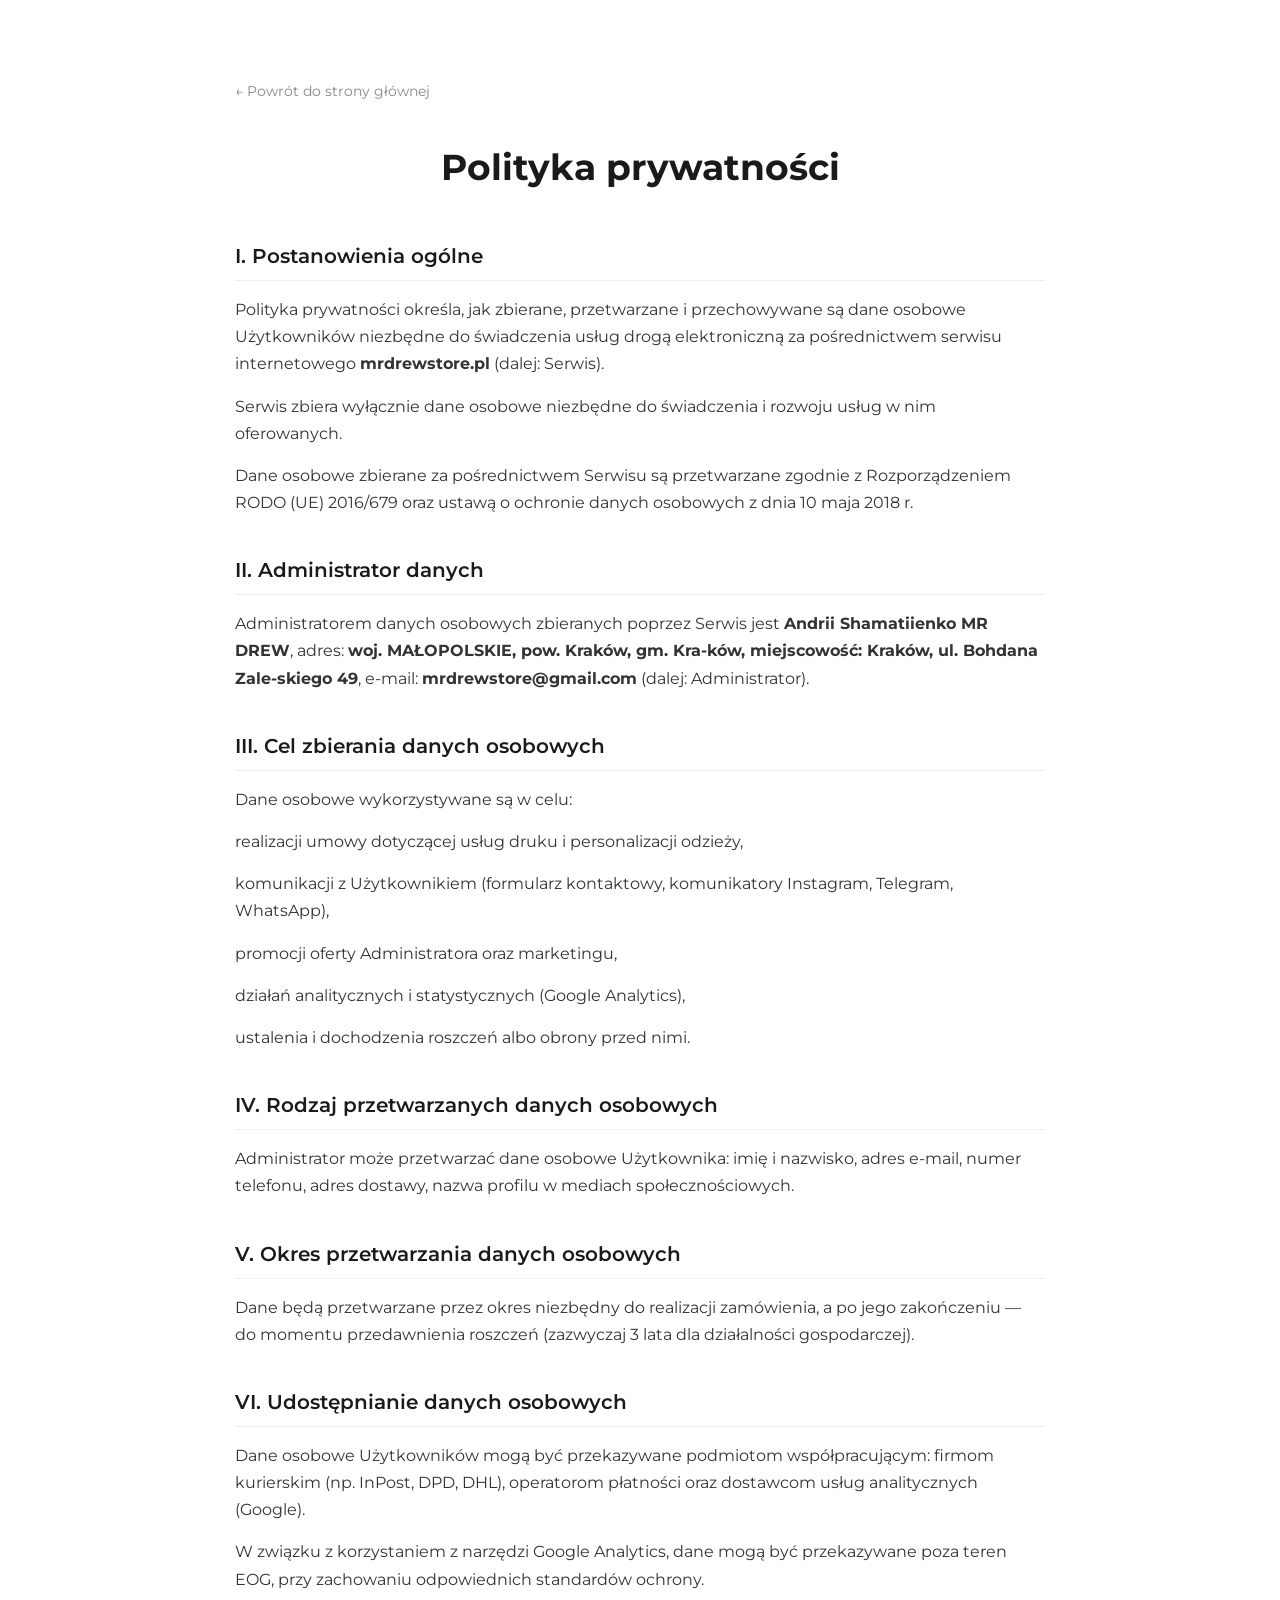
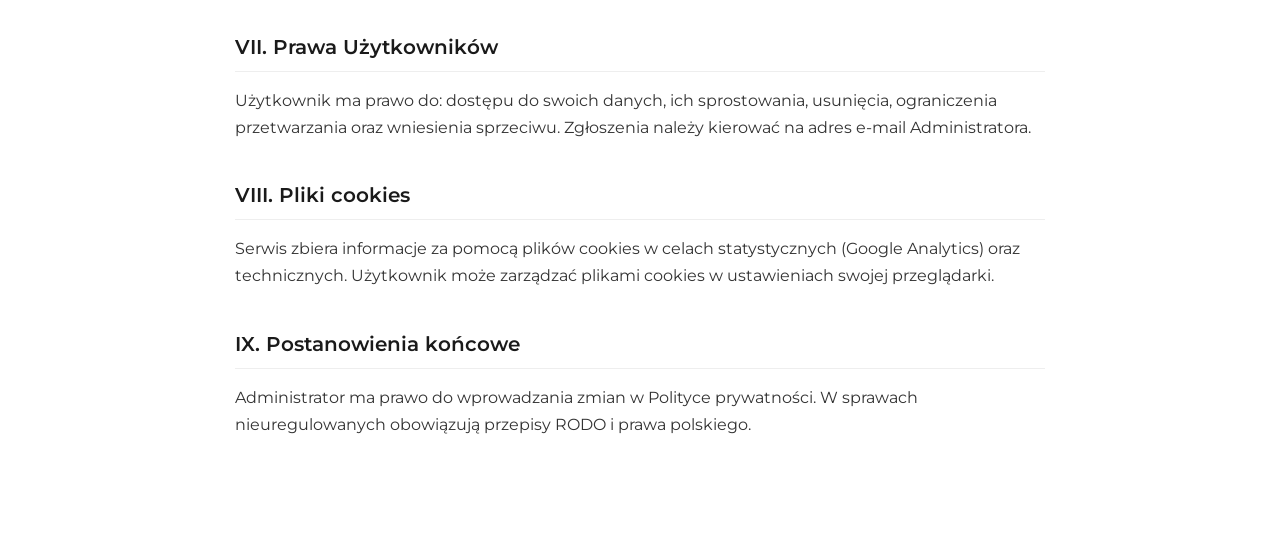
<file: privacy.html>
<!doctype html>
<html lang="pl">
  <head>
    <meta charset="UTF-8" />
    <meta name="viewport" content="width=device-width, initial-scale=1.0" />
    <title>Polityka Prywatności | Mr.Drew</title>
    <link rel="stylesheet" href="./css/style.css" />
  </head>
  <body>
    <main class="privacy-container">
      <a href="index.html" class="privacy-back-link"
        >← Powrót do strony głównej</a
      >

      <h1 class="privacy-main-title">Polityka prywatności</h1>

      <section class="privacy-section">
        <h2 class="privacy-subtitle">I. Postanowienia ogólne</h2>
        <p class="privacy-description">
          Polityka prywatności określa, jak zbierane, przetwarzane i
          przechowywane są dane osobowe Użytkowników niezbędne do świadczenia
          usług drogą elektroniczną za pośrednictwem serwisu internetowego
          <strong>mrdrewstore.pl</strong> (dalej: Serwis).
        </p>
        <p class="privacy-description">
          Serwis zbiera wyłącznie dane osobowe niezbędne do świadczenia i
          rozwoju usług w nim oferowanych.
        </p>
        <p class="privacy-description">
          Dane osobowe zbierane za pośrednictwem Serwisu są przetwarzane zgodnie
          z Rozporządzeniem RODO (UE) 2016/679 oraz ustawą o ochronie danych
          osobowych z dnia 10 maja 2018 r.
        </p>
      </section>

      <section class="privacy-section">
        <h2 class="privacy-subtitle">II. Administrator danych</h2>
        <p class="privacy-description">
          Administratorem danych osobowych zbieranych poprzez Serwis jest
          <strong>Andrii Shamatiienko MR DREW</strong>, adres:
          <strong>
            woj. MAŁOPOLSKIE, pow. Kraków, gm. Kra-ków, miejscowość: Kraków, ul.
            Bohdana Zale-skiego 49</strong
          >, e-mail: <strong>mrdrewstore@gmail.com</strong> (dalej:
          Administrator).
        </p>
      </section>

      <section class="privacy-section">
        <h2 class="privacy-subtitle">III. Cel zbierania danych osobowych</h2>
        <p class="privacy-description">
          Dane osobowe wykorzystywane są w celu:
        </p>
        <ul class="privacy-list">
          <li class="privacy-description">
            realizacji umowy dotyczącej usług druku i personalizacji odzieży,
          </li>
          <li class="privacy-description">
            komunikacji z Użytkownikiem (formularz kontaktowy, komunikatory
            Instagram, Telegram, WhatsApp),
          </li>
          <li class="privacy-description">
            promocji oferty Administratora oraz marketingu,
          </li>
          <li class="privacy-description">
            działań analitycznych i statystycznych (Google Analytics),
          </li>
          <li class="privacy-description">
            ustalenia i dochodzenia roszczeń albo obrony przed nimi.
          </li>
        </ul>
      </section>

      <section class="privacy-section">
        <h2 class="privacy-subtitle">
          IV. Rodzaj przetwarzanych danych osobowych
        </h2>
        <p class="privacy-description">
          Administrator może przetwarzać dane osobowe Użytkownika: imię i
          nazwisko, adres e-mail, numer telefonu, adres dostawy, nazwa profilu w
          mediach społecznościowych.
        </p>
      </section>

      <section class="privacy-section">
        <h2 class="privacy-subtitle">
          V. Okres przetwarzania danych osobowych
        </h2>
        <p class="privacy-description">
          Dane będą przetwarzane przez okres niezbędny do realizacji zamówienia,
          a po jego zakończeniu — do momentu przedawnienia roszczeń (zazwyczaj 3
          lata dla działalności gospodarczej).
        </p>
      </section>

      <section class="privacy-section">
        <h2 class="privacy-subtitle">VI. Udostępnianie danych osobowych</h2>
        <p class="privacy-description">
          Dane osobowe Użytkowników mogą być przekazywane podmiotom
          współpracującym: firmom kurierskim (np. InPost, DPD, DHL), operatorom
          płatności oraz dostawcom usług analitycznych (Google).
        </p>
        <p class="privacy-description">
          W związku z korzystaniem z narzędzi Google Analytics, dane mogą być
          przekazywane poza teren EOG, przy zachowaniu odpowiednich standardów
          ochrony.
        </p>
      </section>

      <section class="privacy-section">
        <h2 class="privacy-subtitle">VII. Prawa Użytkowników</h2>
        <p class="privacy-description">
          Użytkownik ma prawo do: dostępu do swoich danych, ich sprostowania,
          usunięcia, ograniczenia przetwarzania oraz wniesienia sprzeciwu.
          Zgłoszenia należy kierować na adres e-mail Administratora.
        </p>
      </section>

      <section class="privacy-section">
        <h2 class="privacy-subtitle">VIII. Pliki cookies</h2>
        <p class="privacy-description">
          Serwis zbiera informacje za pomocą plików cookies w celach
          statystycznych (Google Analytics) oraz technicznych. Użytkownik może
          zarządzać plikami cookies w ustawieniach swojej przeglądarki.
        </p>
      </section>

      <section class="privacy-section">
        <h2 class="privacy-subtitle">IX. Postanowienia końcowe</h2>
        <p class="privacy-description">
          Administrator ma prawo do wprowadzania zmian w Polityce prywatności. W
          sprawach nieuregulowanych obowiązują przepisy RODO i prawa polskiego.
        </p>
      </section>
    </main>
  </body>
</html>
</file>
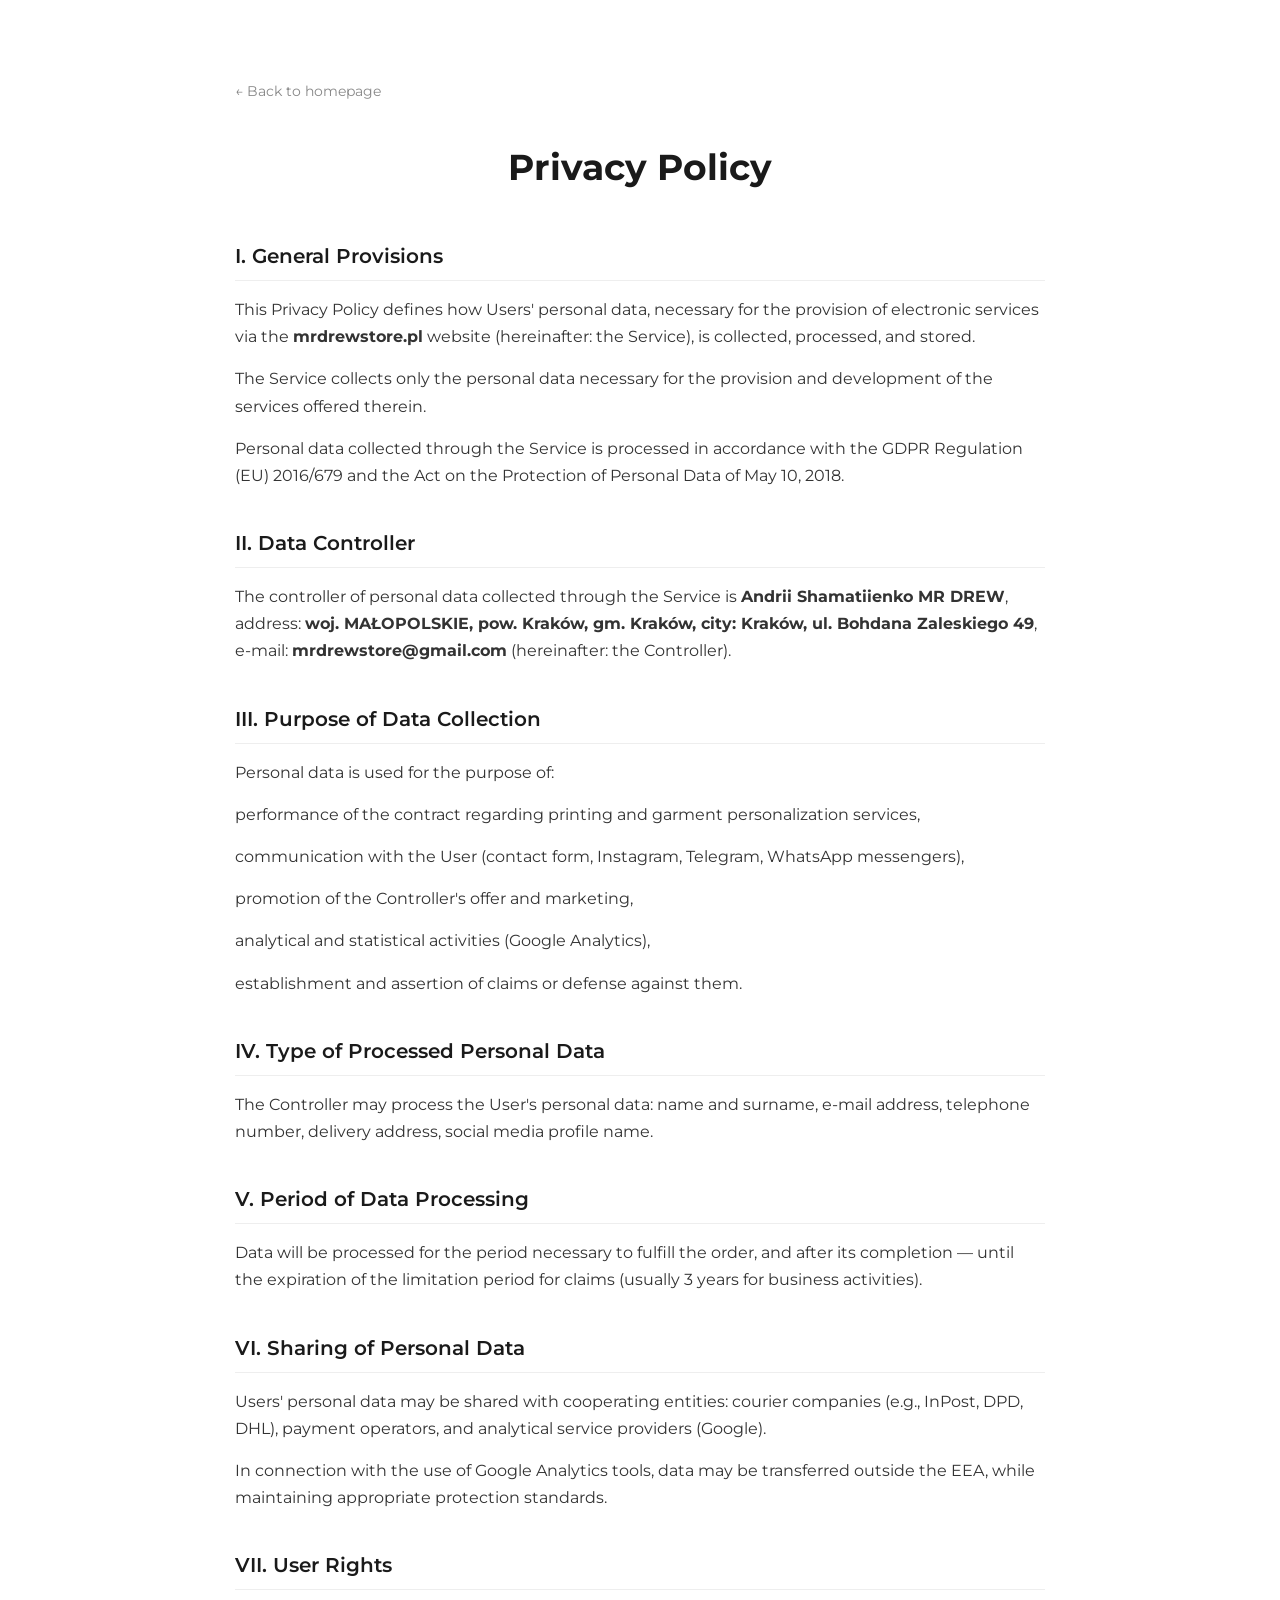
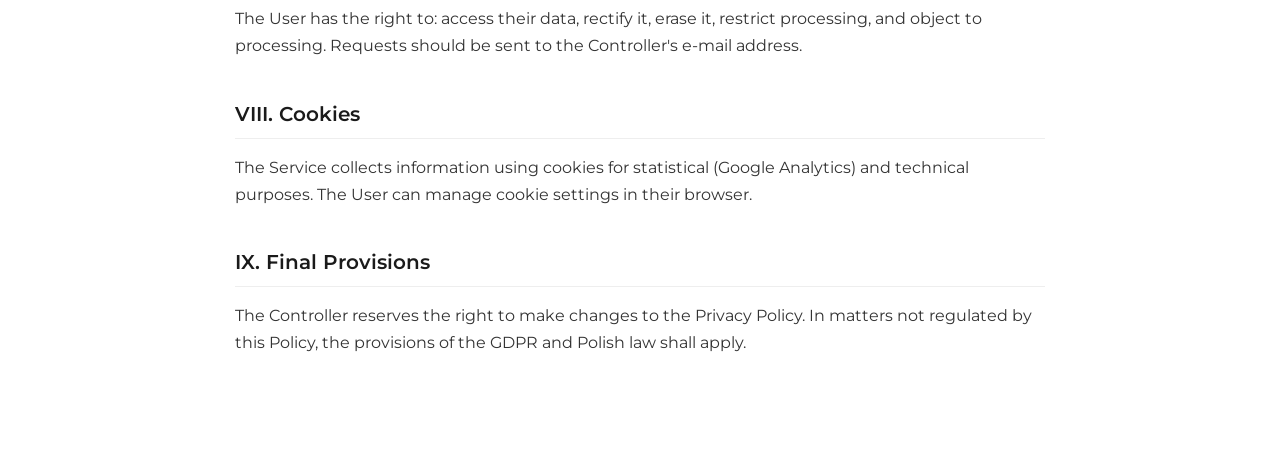
<file: en/privacy-en.html>
<!doctype html>
<html lang="en">
  <head>
    <meta charset="UTF-8" />
    <meta name="viewport" content="width=device-width, initial-scale=1.0" />
    <title>Privacy Policy | Mr.Drew</title>
    <link rel="stylesheet" href="../css/style.css" />

    <link
      rel="alternate"
      hreflang="pl"
      href="https://mrdrewstore.pl/privacy.html"
    />
    <link
      rel="alternate"
      hreflang="uk"
      href="https://mrdrewstore.pl/privacy-ua.html"
    />
    <link
      rel="alternate"
      hreflang="en"
      href="https://mrdrewstore.pl/privacy-en.html"
    />
    <link
      rel="alternate"
      hreflang="x-default"
      href="https://mrdrewstore.pl/privacy.html"
    />
  </head>
  <body>
    <main class="privacy-container">
      <a href="index.html" class="privacy-back-link">← Back to homepage</a>

      <h1 class="privacy-main-title">Privacy Policy</h1>

      <section class="privacy-section">
        <h2 class="privacy-subtitle">I. General Provisions</h2>
        <p class="privacy-description">
          This Privacy Policy defines how Users' personal data, necessary for
          the provision of electronic services via the
          <strong>mrdrewstore.pl</strong> website (hereinafter: the Service), is
          collected, processed, and stored.
        </p>
        <p class="privacy-description">
          The Service collects only the personal data necessary for the
          provision and development of the services offered therein.
        </p>
        <p class="privacy-description">
          Personal data collected through the Service is processed in accordance
          with the GDPR Regulation (EU) 2016/679 and the Act on the Protection
          of Personal Data of May 10, 2018.
        </p>
      </section>

      <section class="privacy-section">
        <h2 class="privacy-subtitle">II. Data Controller</h2>
        <p class="privacy-description">
          The controller of personal data collected through the Service is
          <strong>Andrii Shamatiienko MR DREW</strong>, address:
          <strong
            >woj. MAŁOPOLSKIE, pow. Kraków, gm. Kraków, city: Kraków, ul.
            Bohdana Zaleskiego 49</strong
          >, e-mail: <strong>mrdrewstore@gmail.com</strong> (hereinafter: the
          Controller).
        </p>
      </section>

      <section class="privacy-section">
        <h2 class="privacy-subtitle">III. Purpose of Data Collection</h2>
        <p class="privacy-description">
          Personal data is used for the purpose of:
        </p>
        <ul class="privacy-list">
          <li class="privacy-description">
            performance of the contract regarding printing and garment
            personalization services,
          </li>
          <li class="privacy-description">
            communication with the User (contact form, Instagram, Telegram,
            WhatsApp messengers),
          </li>
          <li class="privacy-description">
            promotion of the Controller's offer and marketing,
          </li>
          <li class="privacy-description">
            analytical and statistical activities (Google Analytics),
          </li>
          <li class="privacy-description">
            establishment and assertion of claims or defense against them.
          </li>
        </ul>
      </section>

      <section class="privacy-section">
        <h2 class="privacy-subtitle">IV. Type of Processed Personal Data</h2>
        <p class="privacy-description">
          The Controller may process the User's personal data: name and surname,
          e-mail address, telephone number, delivery address, social media
          profile name.
        </p>
      </section>

      <section class="privacy-section">
        <h2 class="privacy-subtitle">V. Period of Data Processing</h2>
        <p class="privacy-description">
          Data will be processed for the period necessary to fulfill the order,
          and after its completion — until the expiration of the limitation
          period for claims (usually 3 years for business activities).
        </p>
      </section>

      <section class="privacy-section">
        <h2 class="privacy-subtitle">VI. Sharing of Personal Data</h2>
        <p class="privacy-description">
          Users' personal data may be shared with cooperating entities: courier
          companies (e.g., InPost, DPD, DHL), payment operators, and analytical
          service providers (Google).
        </p>
        <p class="privacy-description">
          In connection with the use of Google Analytics tools, data may be
          transferred outside the EEA, while maintaining appropriate protection
          standards.
        </p>
      </section>

      <section class="privacy-section">
        <h2 class="privacy-subtitle">VII. User Rights</h2>
        <p class="privacy-description">
          The User has the right to: access their data, rectify it, erase it,
          restrict processing, and object to processing. Requests should be sent
          to the Controller's e-mail address.
        </p>
      </section>

      <section class="privacy-section">
        <h2 class="privacy-subtitle">VIII. Cookies</h2>
        <p class="privacy-description">
          The Service collects information using cookies for statistical (Google
          Analytics) and technical purposes. The User can manage cookie settings
          in their browser.
        </p>
      </section>

      <section class="privacy-section">
        <h2 class="privacy-subtitle">IX. Final Provisions</h2>
        <p class="privacy-description">
          The Controller reserves the right to make changes to the Privacy
          Policy. In matters not regulated by this Policy, the provisions of the
          GDPR and Polish law shall apply.
        </p>
      </section>
    </main>
  </body>
</html>
</file>
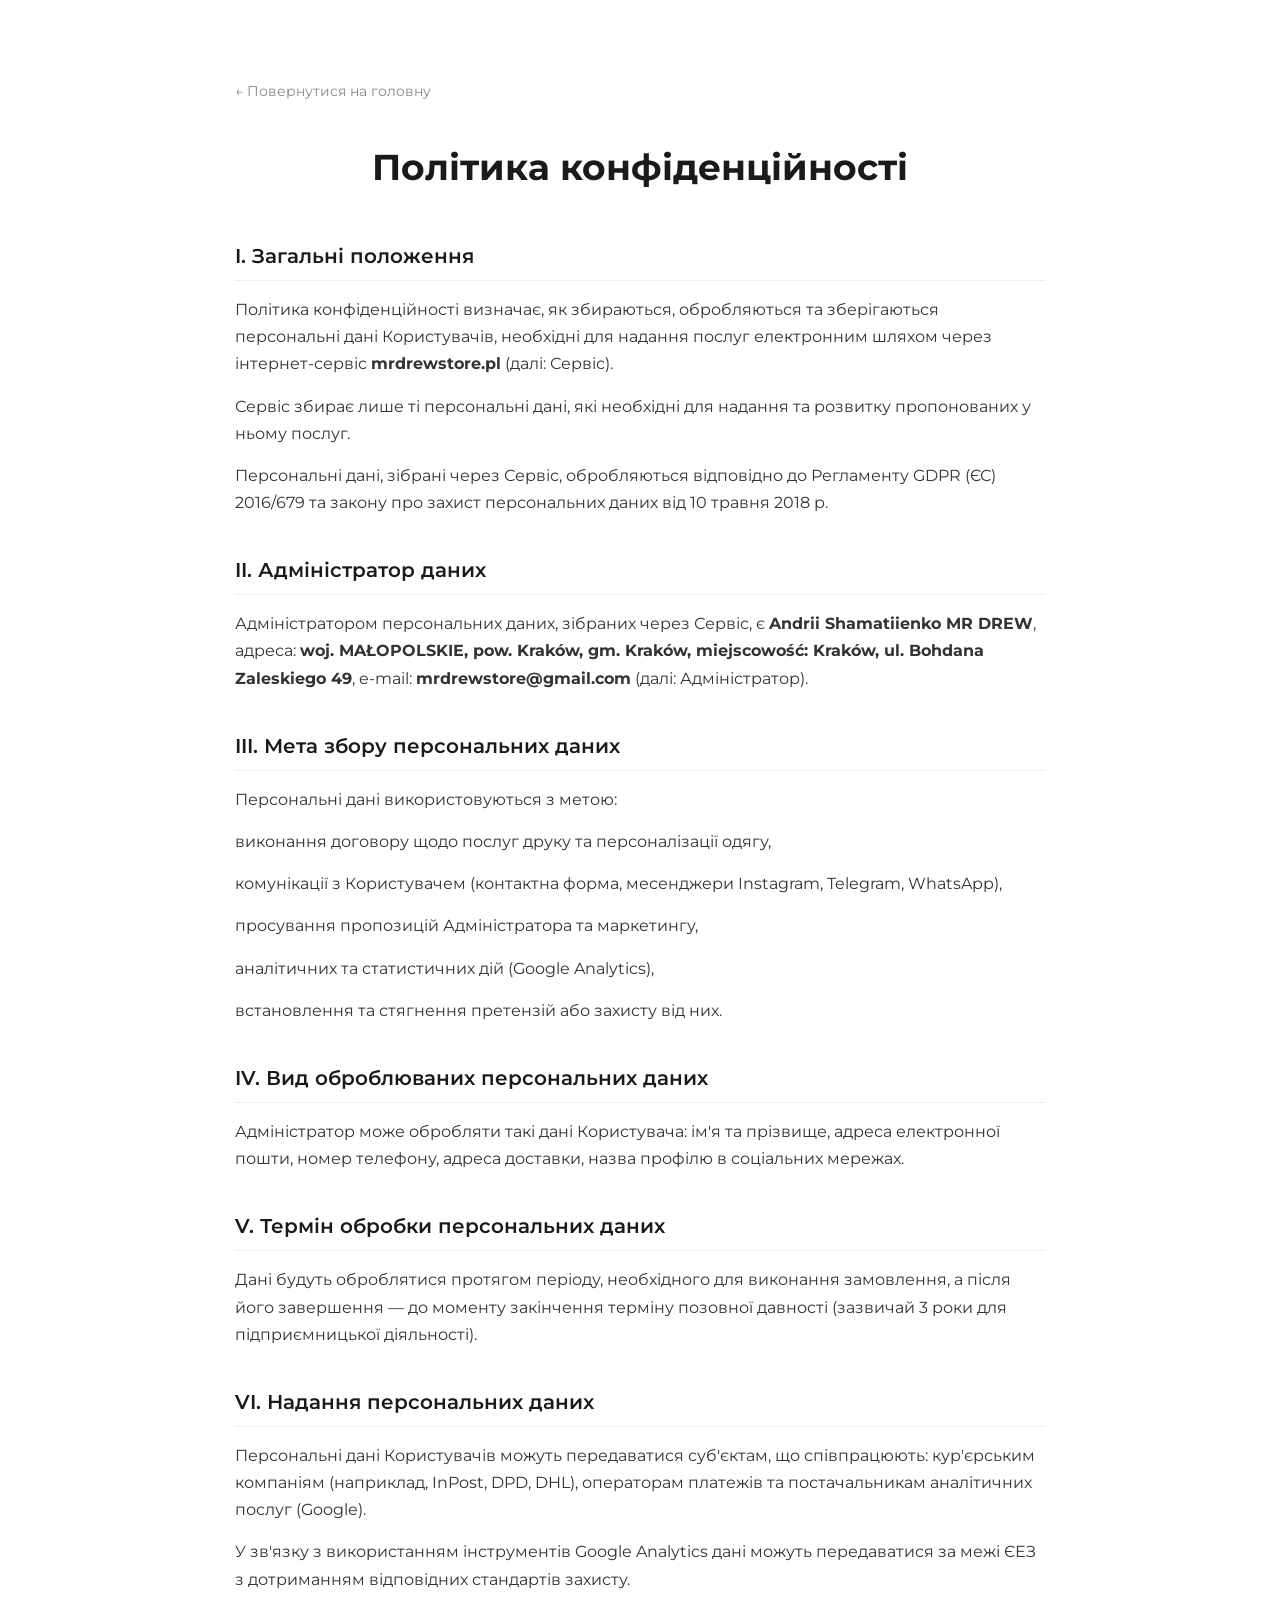
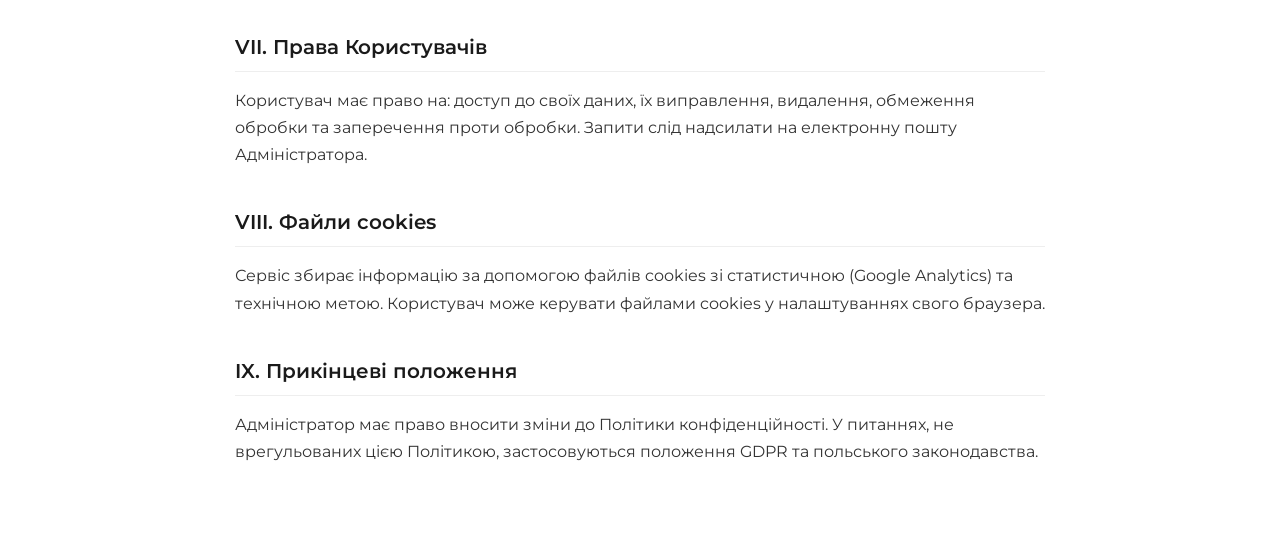
<file: ua/privacy-ua.html>
<!doctype html>
<html lang="uk">
  <head>
    <meta charset="UTF-8" />
    <meta name="viewport" content="width=device-width, initial-scale=1.0" />
    <title>Політика конфіденційності | Mr.Drew</title>
    <link rel="stylesheet" href="../css/style.css" />
    <link
      rel="alternate"
      hreflang="pl"
      href="https://mrdrewstore.pl/privacy.html"
    />
    <link
      rel="alternate"
      hreflang="uk"
      href="https://mrdrewstore.pl/privacy-ua.html"
    />
    <link
      rel="alternate"
      hreflang="en"
      href="https://mrdrewstore.pl/privacy-en.html"
    />
    <link
      rel="alternate"
      hreflang="x-default"
      href="https://mrdrewstore.pl/privacy.html"
    />
  </head>
  <body>
    <main class="privacy-container">
      <a href="index.html" class="privacy-back-link"
        >← Повернутися на головну</a
      >

      <h1 class="privacy-main-title">Політика конфіденційності</h1>

      <section class="privacy-section">
        <h2 class="privacy-subtitle">I. Загальні положення</h2>
        <p class="privacy-description">
          Політика конфіденційності визначає, як збираються, обробляються та
          зберігаються персональні дані Користувачів, необхідні для надання
          послуг електронним шляхом через інтернет-сервіс
          <strong>mrdrewstore.pl</strong> (далі: Сервіс).
        </p>
        <p class="privacy-description">
          Сервіс збирає лише ті персональні дані, які необхідні для надання та
          розвитку пропонованих у ньому послуг.
        </p>
        <p class="privacy-description">
          Персональні дані, зібрані через Сервіс, обробляються відповідно до
          Регламенту GDPR (ЄС) 2016/679 та закону про захист персональних даних
          від 10 травня 2018 р.
        </p>
      </section>

      <section class="privacy-section">
        <h2 class="privacy-subtitle">II. Адміністратор даних</h2>
        <p class="privacy-description">
          Адміністратором персональних даних, зібраних через Сервіс, є
          <strong>Andrii Shamatiienko MR DREW</strong>, адреса:
          <strong
            >woj. MAŁOPOLSKIE, pow. Kraków, gm. Kraków, miejscowość: Kraków, ul.
            Bohdana Zaleskiego 49</strong
          >, e-mail: <strong>mrdrewstore@gmail.com</strong> (далі:
          Адміністратор).
        </p>
      </section>

      <section class="privacy-section">
        <h2 class="privacy-subtitle">III. Мета збору персональних даних</h2>
        <p class="privacy-description">
          Персональні дані використовуються з метою:
        </p>
        <ul class="privacy-list">
          <li class="privacy-description">
            виконання договору щодо послуг друку та персоналізації одягу,
          </li>
          <li class="privacy-description">
            комунікації з Користувачем (контактна форма, месенджери Instagram,
            Telegram, WhatsApp),
          </li>
          <li class="privacy-description">
            просування пропозицій Адміністратора та маркетингу,
          </li>
          <li class="privacy-description">
            аналітичних та статистичних дій (Google Analytics),
          </li>
          <li class="privacy-description">
            встановлення та стягнення претензій або захисту від них.
          </li>
        </ul>
      </section>

      <section class="privacy-section">
        <h2 class="privacy-subtitle">
          IV. Вид оброблюваних персональних даних
        </h2>
        <p class="privacy-description">
          Адміністратор може обробляти такі дані Користувача: ім'я та прізвище,
          адреса електронної пошти, номер телефону, адреса доставки, назва
          профілю в соціальних мережах.
        </p>
      </section>

      <section class="privacy-section">
        <h2 class="privacy-subtitle">V. Термін обробки персональних даних</h2>
        <p class="privacy-description">
          Дані будуть оброблятися протягом періоду, необхідного для виконання
          замовлення, а після його завершення — до моменту закінчення терміну
          позовної давності (зазвичай 3 роки для підприємницької діяльності).
        </p>
      </section>

      <section class="privacy-section">
        <h2 class="privacy-subtitle">VI. Надання персональних даних</h2>
        <p class="privacy-description">
          Персональні дані Користувачів можуть передаватися суб'єктам, що
          співпрацюють: кур'єрським компаніям (наприклад, InPost, DPD, DHL),
          операторам платежів та постачальникам аналітичних послуг (Google).
        </p>
        <p class="privacy-description">
          У зв'язку з використанням інструментів Google Analytics дані можуть
          передаватися за межі ЄЕЗ з дотриманням відповідних стандартів захисту.
        </p>
      </section>

      <section class="privacy-section">
        <h2 class="privacy-subtitle">VII. Права Користувачів</h2>
        <p class="privacy-description">
          Користувач має право на: доступ до своїх даних, їх виправлення,
          видалення, обмеження обробки та заперечення проти обробки. Запити слід
          надсилати на електронну пошту Адміністратора.
        </p>
      </section>

      <section class="privacy-section">
        <h2 class="privacy-subtitle">VIII. Файли cookies</h2>
        <p class="privacy-description">
          Сервіс збирає інформацію за допомогою файлів cookies зі статистичною
          (Google Analytics) та технічною метою. Користувач може керувати
          файлами cookies у налаштуваннях свого браузера.
        </p>
      </section>

      <section class="privacy-section">
        <h2 class="privacy-subtitle">IX. Прикінцеві положення</h2>
        <p class="privacy-description">
          Адміністратор має право вносити зміни до Політики конфіденційності. У
          питаннях, не врегульованих цією Політикою, застосовуються положення
          GDPR та польського законодавства.
        </p>
      </section>
    </main>
  </body>
</html>
</file>
<file: css/style.css>
/* montserrat-regular - cyrillic_cyrillic-ext_latin_latin-ext */
@font-face {
  font-display: swap; /* Check https://developer.mozilla.org/en-US/docs/Web/CSS/@font-face/font-display for other options. */
  font-family: "Montserrat";
  font-style: normal;
  font-weight: 400;
  src: url("../fonts/montserrat-v31-cyrillic_cyrillic-ext_latin_latin-ext-regular.woff2")
    format("woff2"); /* Chrome 36+, Opera 23+, Firefox 39+, Safari 12+, iOS 10+ */
}
/* montserrat-600 - cyrillic_cyrillic-ext_latin_latin-ext */
@font-face {
  font-display: swap; /* Check https://developer.mozilla.org/en-US/docs/Web/CSS/@font-face/font-display for other options. */
  font-family: "Montserrat";
  font-style: normal;
  font-weight: 600;
  src: url("../fonts/montserrat-v31-cyrillic_cyrillic-ext_latin_latin-ext-600.woff2")
    format("woff2"); /* Chrome 36+, Opera 23+, Firefox 39+, Safari 12+, iOS 10+ */
}
/* montserrat-700 - cyrillic_cyrillic-ext_latin_latin-ext */
@font-face {
  font-display: swap; /* Check https://developer.mozilla.org/en-US/docs/Web/CSS/@font-face/font-display for other options. */
  font-family: "Montserrat";
  font-style: normal;
  font-weight: 700;
  src: url("../fonts/montserrat-v31-cyrillic_cyrillic-ext_latin_latin-ext-700.woff2")
    format("woff2"); /* Chrome 36+, Opera 23+, Firefox 39+, Safari 12+, iOS 10+ */
}

/* ==========================================================================
   1. БАЗОВЫЕ НАСТРОЙКИ (MOBILE FIRST)
   ========================================================================== */
:root {
  --dark: #1a1a1a;
  --light-bg: #f5f5f5;
  --white: #ffffff;
  --gray: #666;
  --section-padding-desktop: 120px; /* Отступ для десктопа */
  --border-color: rgba(2, 3, 0, 0.07); /* Твой тонкий бордер */
}

html {
  scroll-behavior: smooth;
}

* {
  box-sizing: border-box;
  margin: 0;
  padding: 0;
}

body {
  font-family: "Montserrat", sans-serif;
  color: var(--dark);
  line-height: 1.4;
  background-color: var(--white);
}

ul,
ol {
  list-style-type: none;
  margin: 0;
  padding: 0;
}

a {
  text-decoration: none;
}

img {
  display: block;
  max-width: 100%;
  height: auto;
}

/* Универсальный класс для скрытия элементов, которые нужны только роботам или скринридерам */
.visually-hidden {
  position: absolute;
  width: 1px;
  height: 1px;
  margin: -1px;
  border: 0;
  padding: 0;
  white-space: nowrap;
  clip-path: inset(100%);
  clip: rect(0 0 0 0);
  overflow: hidden;
}

/* Контейнеры и отступы */
.section {
  padding: 40px 20px;
  background: var(--light-bg);
  width: 100%;
  box-sizing: border-box;
}

.section h2 {
  margin-bottom: 20px;
  font-size: 1.4rem;
  text-align: center;
}

.btn-secondary {
  padding: 10px 0;
  width: 100%;
  font-size: 0.8rem;
}

.cookie-banner {
  position: fixed;
  bottom: 0;
  left: 0;
  right: 0;
  z-index: 9999;
  background: #111;
  color: #fff;
  padding: 16px 20px;
  box-shadow: 0 -2px 12px rgba(0, 0, 0, 0.2);
}

.cookie-banner[hidden] {
  display: none;
}

.cookie-banner-content {
  max-width: 1200px;
  margin: 0 auto;
  display: flex;
  align-items: center;
  justify-content: space-between;
  gap: 20px;
  flex-wrap: wrap;
}

.cookie-banner-text {
  font-size: 14px;
  line-height: 1.5;
  margin: 0;
  flex: 1 1 300px;
}

.cookie-banner-text a {
  color: #fff;
  text-decoration: underline;
}

.cookie-banner-actions {
  display: flex;
  gap: 10px;
  flex-shrink: 0;
}

.cookie-btn {
  padding: 10px 20px;
  border-radius: 6px;
  border: none;
  font-size: 14px;
  font-weight: 600;
  cursor: pointer;
  white-space: nowrap;
}

.cookie-btn-decline {
  background: transparent;
  border: 1px solid #666;
  color: #fff;
}

.cookie-btn-accept {
  background: #fff;
  color: #111;
}

@media (max-width: 600px) {
  .cookie-banner-content {
    flex-direction: column;
    align-items: stretch;
  }
  .cookie-banner-actions {
    justify-content: stretch;
  }
  .cookie-btn {
    flex: 1;
  }
}

/* Header (Mobile) */
.header {
  display: flex;
  justify-content: space-between;
  align-items: center;
  padding: 12px 16px;

  /* Свойства для фиксации */
  position: sticky;
  top: 0;
  left: 0;
  right: 0;
  z-index: 1000;
  background-color: #020300;
  box-shadow:
    0px 2px 4px rgba(46, 47, 66, 0.08),
    0px 1px 2px rgba(46, 47, 66, 0.16);
}

.logo a {
  display: flex;
  align-items: center;
}

.logo-img {
  /* Базовый размер для десктопа */
  width: 120px;
  height: auto; /* Чтобы не искажались пропорции */
  display: block;
}

.nav-desktop {
  display: none;
}
/* Скрываем меню на мобильных (обычно гамбургер) */

.header-actions {
  display: flex;
  gap: 12px;
}

.lang-switcher {
  position: relative;
}

.lang-current {
  color: var(--light-bg);
  background: none;
  border: none;
  font-weight: 700;
  cursor: pointer;
  padding: 5px;
  display: flex;
  align-items: center;
  gap: 4px;
  transition: color 0.2s ease;
}

/* Маленькая стрелочка вниз */
.lang-current::after {
  content: "▼";
  font-size: 8px;
  margin-top: 1px;
}

.lang-list {
  display: none;
  position: absolute;

  top: calc(100% + 12px); /* Чуть больше отступ от кнопки */
  left: 50%;
  transform: translateX(-50%);

  /* Делаем фон чуть светлее и добавляем эффект стекла (по желанию) */
  background-color: #1e1e1e;
  border: 1px solid rgba(255, 255, 255, 0.1); /* Тонкая светлая граница */
  border-radius: 12px; /* Мягкие современные углы */
  padding: 6px;
  min-width: 52px;

  /* Глубокая, мягкая тень */
  box-shadow: 0 10px 25px -5px rgba(0, 0, 0, 0.6);
  z-index: 100;
}

/* Элементы списка */
.lang-list li a {
  display: block;
  padding: 10px 14px;
  color: #a0a0a0; /* В обычном состоянии текст серый */
  text-decoration: none;
  font-size: 13px;
  font-weight: 500;
  text-align: center;
  border-radius: 8px; /* Скругляем саму область наведения */
  transition: all 0.2s ease;
}

/* Эффект при наведении */
.lang-list li a:hover {
  background-color: rgba(
    255,
    255,
    255,
    0.05
  ); /* Легкий блик вместо черного фона */
  color: #ffffff; /* Текст становится белым */
}

/* Анимация появления */
.lang-switcher.is-open .lang-list {
  display: block;
  animation: dropDown 0.3s cubic-bezier(0.18, 0.89, 0.32, 1.28) forwards;
}

@keyframes dropDown {
  from {
    opacity: 0;
    transform: translateX(-50%) translateY(-10px) scale(0.95);
  }
  to {
    opacity: 1;
    transform: translateX(-50%) translateY(0) scale(1);
  }
}

.burger-btn {
  padding: 0;
  border: none;
  background-color: transparent;
}

.burger-icon {
  display: block;
  fill: var(--light-bg);
}

.mobile-menu {
  position: fixed;
  top: 0;
  left: 0;
  width: 100%;
  height: 100%;
  background: rgba(0, 0, 0, 0.8); /* Черный на 80% */
  backdrop-filter: blur(10px); /* Размытие того, что под меню */

  opacity: 0;
  visibility: hidden;
  pointer-events: none;

  transition:
    opacity 250ms cubic-bezier(0.4, 0, 0.2, 1),
    visibility 250ms cubic-bezier(0.4, 0, 0.2, 1);
}

.mobile-menu.is-open {
  opacity: 1;
  visibility: visible;
  pointer-events: auto;
}

.mobile-menu-container {
  position: relative;
  padding: 72px 28px 40px;
  display: flex;
  flex-direction: column;
  height: 100%;
  gap: 40px;
}

.mobile-menu-close {
  position: absolute;
  top: 16px;
  right: 16px;

  display: flex;
  align-items: center;
  justify-content: center;
  padding: 0;
  border: 1px solid #f5f5f5;
  border-radius: 50%;
  width: 24px;
  height: 24px;
  background-color: transparent;
}

.mobile-menu-close-icon {
  fill: var(--light-bg);
  transition: fill 0.2s ease;
}

.mobile-menu-nav {
  margin-bottom: auto;
}

.nav-list-mobile {
  display: flex;
  flex-direction: column;
  gap: 28px;
}

.nav-list-mobile a {
  font-weight: 700;
  font-size: 24px;
  line-height: 1.11;
  letter-spacing: 0.02em;
  color: var(--light-bg);
}

.nav-list-mobile a:active,
.nav-list-mobile a:hover {
  color: #404bbf;
}

.contacts-list-mobile {
  display: flex;
  flex-direction: column;
  gap: 16px;
}

.contacts-link-mobile {
  font-style: normal;
  font-weight: 500;
  font-size: 20px;
  line-height: 1.2;
  letter-spacing: 0.02em;
  color: var(--light-bg);
}

.contacts-link-mobile:active {
  color: #404bbf;
}

.header-link-list {
  display: flex;
  justify-content: center;
  gap: 16px;
  align-items: center;
}

.social-link {
  display: flex;
  align-items: center;
  justify-content: center;
  width: 44px;
  height: 44px;
  transition: transform 0.2s;
}

.social-link-icon {
  width: 28px;
  height: 28px;
  display: block;
  fill: var(--light-bg);
  opacity: 0.7;
  transition: opacity 0.2s;
}
.social-link-icon:hover {
  opacity: 1;
}

@media (min-width: 768px) {
  /* Показываем навигацию */
  .nav-desktop {
    display: block;
  }
  .nav a {
    margin: 0 10px;
    text-decoration: none;
    color: var(--dark);
  }

  .nav-desktop ul {
    display: flex;
    gap: 20px;
  }

  .nav-link {
    font-size: 18px;
    color: var(--light-bg);
  }

  .burger-btn,
  .mobile-menu {
    display: none; /* Прячем всё мобильное */
  }
}

@media (min-width: 1024px) {
  /* Навигация шире */
  .nav a {
    margin: 0 20px;
  }
}

/* Hero (Mobile) */
.hero {
  height: 70vh;
  position: relative;
  overflow: hidden;
  display: flex;
  align-items: center;
  justify-content: center;
  text-align: center;
  padding: 20px;
}

.hero-bg {
  position: absolute;
  top: 0;
  left: 0;
  width: 100%;
  height: 100%;
  z-index: 0;
}

.hero-bg-img {
  width: 100%;
  height: 100%;
  object-fit: cover;
  object-position: center;
  display: block;
}

.hero::before {
  content: "";
  position: absolute;
  top: 0;
  left: 0;
  width: 100%;
  height: 100%;
  background: rgba(0, 0, 0, 0.3);
  z-index: 1;
}

.hero-content {
  position: relative;
  z-index: 2; /* Обязательно, чтобы текст был выше высветляющего слоя */
  text-shadow: 0 2px 4px rgba(0, 0, 0, 0.3);
  color: var(--light-bg);
}

.hero-overline {
  font-size: 12px;
  text-transform: uppercase;
  letter-spacing: 0.15em; /* Разряженный шрифт выглядит премиально */
  color: rgba(255, 255, 255, 0.6);
  margin-bottom: 8px;
  display: block;
}

.hero-content h1 {
  font-size: 44px;
  font-weight: 700;
  margin: 0;
  line-height: 1.1;
}

.hero-subtitle {
  font-size: 16px;
  line-height: 1.5;
  margin-top: 15px;
}

@media (min-width: 1024px) {
  .hero-content h1 {
    font-size: 3.5rem;
    max-width: 700px;
  }
}

/* Features (Mobile - вертикально) */
.features {
  display: flex;
  flex-direction: column;
  gap: 30px;
}
.feature-item {
  display: flex;
  text-align: center;
}

.feature-title {
  font-size: inherit; /* Берет размер родителя, если нужно */
  font-weight: 700; /* Тот самый "strong" эффект */
  margin: 0; /* Убираем лишние отступы браузера */
  text-transform: uppercase;
  /* Можно добавить чуть-чуть межбуквенного интервала для стиля */
  letter-spacing: 0.05em;
}

@media (min-width: 768px) {
  /* Features - в ряд */
  .features {
    display: grid;
    /* Создаем 3 равные колонки. Gap учитывается автоматически! */
    grid-template-columns: repeat(3, 1fr);
    gap: 28px;
  }
  .feature-item {
    flex-direction: row;
  }
}

/* Grids (Mobile - в одну колонку) */
.categories {
  background-color: #f0f0f0;
}
.grid-four {
  display: flex;
  overflow-x: auto;
  scroll-snap-type: x mandatory;
  gap: 20px;
  padding: 8px;
}

.category-card {
  flex: 0 0 80%;
  scroll-snap-align: center;
  text-align: center;

  transition:
    transform 250ms ease,
    box-shadow 250ms ease;
}

.img-placeholder img {
  width: 100%;
  height: auto;
  border-radius: 10px; /* Скругление самого фото */
}

.category-card:hover img {
  transform: translateY(-5px); /* Легкий подъем при наведении */
  box-shadow: 0px 10px 20px rgba(46, 47, 66, 0.15);
}

@media (min-width: 768px) {
  .grid-four {
    display: grid;
    grid-template-columns: repeat(2, 1fr);
  }
}

@media (min-width: 1024px) {
  /* Сетка в 4 колонки */
  .grid-four {
    grid-template-columns: repeat(4, 1fr);
  }
}

/* процесс работы  */

.process-grid {
  display: grid;
  grid-template-columns: repeat(auto-fit, minmax(250px, 1fr));
  gap: 30px;
}

.process-item {
  position: relative;
  padding: 20px;
  background: #ffffff; /* Чистый белый для карточек, чтобы выделить их на f5f5f5 */
  border-radius: 16px;
  transition: transform 0.3s ease;
}

.process-item:hover {
  transform: translateY(-5px);
}

.process-number {
  font-size: 48px;
  font-weight: 900;
  color: rgba(2, 3, 0, 0.05); /* Едва заметный черный для фона цифры */
  position: absolute;
  top: 10px;
  right: 20px;
}

.process-step-title {
  font-size: 18px;
  font-weight: 700;
  color: #020300;
  margin-bottom: 10px;
  position: relative; /* Чтобы быть над цифрой */
}

.process-text {
  font-size: 14px;
  line-height: 1.6;
  color: #020300;
  opacity: 0.8;
  position: relative;
}

/* форма */

/* Контейнер сетки */

.contact {
  background-color: #f0f0f0;
}
.contact-grid {
  display: grid;
  grid-template-columns: 1fr;
  gap: 20px;
}

/* Стили полей (в стиле твоих карточек) */
.form-group input,
.form-group textarea {
  width: 100%;
  padding: 14px;
  margin-bottom: 16px;
  border: 1px solid #e7e9fc;
  border-radius: 12px; /* как у карточек */
  background-color: #fcfcfc;
  font-family: inherit;
  transition: border-color 250ms ease;
  resize: none;
}

.form-group input:focus,
.form-group textarea:focus {
  outline: none;
  border-color: #4d5ae5;
  background-color: #fff;
}

.btn-submit {
  display: block;
  margin: 0 auto;
  padding: 14px;
  background-color: #020300; /* Твой глубокий черный */
  color: #f5f5f5; /* Твой мягкий белый */
  border: 2px solid #020300;
  border-radius: 12px;
  font-size: 16px;
  font-weight: 700;
  letter-spacing: 0.05em;

  cursor: pointer;
  transition: all 0.3s ease;
}

/* Эффект при наведении */
.btn-submit:hover {
  background-color: transparent;
  color: #020300; /* Текст становится твоим черным */
}

/* Эффект при нажатии */
.btn-submit:active {
  transform: scale(0.98);
}

/* Кнопки мессенджеров */

.alt-title {
  text-align: center; /* Центрируем текст */
  margin-bottom: 16px; /* Отодвигаем от кнопок мессенджеров (подбери под себя) */
  color: #020300; /* Твой черный */
  font-size: 14px; /* Или твой текущий размер */
}
.messenger-grid {
  display: flex;
  flex-direction: column;
  gap: 12px;
}

.ms-btn {
  display: flex;
  align-items: center;
  justify-content: center;
  padding: 12px;
  border-radius: 12px;
  color: #2e2f42;
  background: #ffffff;
  border: 1px solid #e7e9fc; /* Нейтральный цвет как у карточек */
  transition: all 250ms ease;
}

.ms-btn:hover {
  opacity: 0.8;
}

/* При наведении кнопка мягко окрашивается в цвет бренда */
.ms-btn.insta:hover {
  border-color: #dc2743;
  color: #dc2743;
  background: #fff5f6;
}
.ms-btn.mssngr:hover {
  border-color: #006aff;
  color: #006aff;
  background: #f0f5ff;
}
.ms-btn.wa:hover {
  border-color: #25d366;
  color: #25d366;
  background: #f0fff5;
}
.ms-btn.tg:hover {
  border-color: #2aabee;
  color: #2aabee;
  background: #f0faff;
}

@media (min-width: 768px) {
  .messenger-grid {
    display: grid;
    grid-template-columns: 1fr 1fr;
  }
}

@media (min-width: 1024px) {
  .contact-grid {
    grid-template-columns: 1fr 1fr;
  }
  .messenger-grid {
    display: grid;
    grid-template-columns: 1fr 1fr; /* Две колонки */
    grid-auto-rows: 80px; /* Все кнопки будут высотой 80px */
    gap: 28px;
    margin: 40px;
  }

  .ms-btn {
    display: flex;
    align-items: center;
    justify-content: center;
    height: 100%; /* Растянется по высоте сетки */
    padding: 10px 20px; /* Обычный комфортный падинг */
    /* остальное (border, background) оставляешь как было */
    font-size: 24px;
  }
}

/* faq */

.faq-list {
  gap: 16px;
  display: grid;
  grid-template-columns: 1fr;
  align-items: start;
  max-width: 1200px;
  margin: 0 auto;
}

.faq-card {
  background: #ffffff;
  border: 1px solid #e7e9fc;
  border-radius: 12px;
  transition: box-shadow 300ms ease;
  overflow: hidden;
}

.faq-card summary {
  min-height: 80px; /* Подберите высоту, чтобы влез самый длинный вопрос в 2-3 строки */
  display: flex;
  align-items: center; /* Центрирует текст вопроса по вертикали */
  padding: 20px;
  cursor: pointer;
  list-style: none;
}

.faq-card[open] {
  box-shadow: 0px 4px 12px rgba(0, 0, 0, 0.05);
}

/* Шапка вопроса */
.faq-question {
  padding: 20px;
  font-weight: 600;
  cursor: pointer;
  list-style: none;
  display: flex;
  justify-content: space-between;
  align-items: center;
}

.faq-question::-webkit-details-marker {
  display: none;
} /* Убираем стрелку в Safari/Chrome */

.faq-question::after {
  content: "+";
  font-size: 24px;
  color: var(--dark);
  transition: transform 300ms ease;
}

.faq-card[open] .faq-question::after {
  transform: rotate(45deg);
}

/* Магия плавной высоты через Grid */
.faq-answer-wrapper {
  display: grid;
  grid-template-rows: 0fr;
  transition: grid-template-rows 300ms ease;
  overflow: hidden;
}

.faq-card.is-open .faq-answer-wrapper {
  grid-template-rows: 1fr;
}

.faq-answer-inner {
  min-height: 0;
}

/* Стили самого текста */
.faq-answer {
  padding: 0 20px 20px 20px;
  color: var(--dark);
  line-height: 1.5;
  opacity: 0;
  transform: translateY(-10px);
  transition:
    opacity 300ms ease,
    transform 300ms ease;
}

.faq-card[open] .faq-answer {
  opacity: 1;
  transform: translateY(0);
}

@media screen and (min-width: 768px) {
  .faq-list {
    grid-template-columns: repeat(2, 1fr); /* Две колонки одинаковой ширины */
    gap: 24px; /* Увеличиваем расстояние между карточками */
  }

  /* Опционально: если хочешь, чтобы заголовок тоже был по центру сетки */
  .section-title {
    text-align: center;
    margin-bottom: 48px;
  }
}

.footer {
  background-color: #f0f0f0;
  padding: 40px 20px;
  border-top: 1px solid #e7e9fc;
}

.footer-grid {
  display: grid;
  gap: 28px;
  margin-bottom: 20px;
  text-align: center;
}

.footer-logo {
  font-size: 24px;
  font-weight: 700;
  color: var(--dark);
  display: block;
  margin-bottom: 10px;
}

.footer-description {
  font-size: 14px;
  line-height: 1.5;
  color: #434455;
}

.footer-links a {
  display: block;
  margin: 12px 0;
  color: #020300;
  opacity: 0.7; /* Делаем ссылки чуть бледнее текста */
  transition: opacity 0.3s;
}

.footer-links li {
  margin-bottom: 12px;
}

.footer-links a:hover {
  opacity: 1; /* Оживают при наведении */
}

.footer-icon {
  width: 28px;
  height: 28px;
  display: block;
  transition: opacity 0.2s;
  fill: #020300;
}

.footer-divider {
  border: 0;
  height: 1px;
  background-color: #e7e9fc;
  margin-bottom: 24px;
}

/* Нижняя часть */
.footer-bottom {
  display: flex;
  flex-direction: column-reverse;
  align-items: center;
  flex-wrap: wrap;
  gap: 20px;
}

.copyright {
  font-size: 12px;
  color: #8e8f99;
}

.privacy-link {
  display: inline-block;
  color: #888; /* Спокойный серый */
  text-decoration: none;
  font-size: 12px;
}
/* Логотипы оплаты/доставки */
.trust-badges {
  display: flex;
  flex-wrap: wrap; /* Чтобы на мобилках они переносились на вторую строку */
  justify-content: center;
}

.badge {
  background-color: #f0f0f0;
  color: #888;
  font-size: 10px;
  font-weight: 700;
  text-transform: uppercase;
  padding: 4px 10px;
  border-radius: 4px;
  letter-spacing: 0.5px;
  white-space: nowrap; /* Чтобы "Visa / MC" не разрывалось */
}

@media (min-width: 768px) {
  .footer-nav {
    display: none;
  }

  .footer-grid {
    display: flex;
    justify-content: space-around;
  }
}

@media (min-width: 1024px) {
  /* Footer */
  .footer-top {
    display: flex;
    justify-content: space-between;
    align-items: center;
  }
}

/* модалка */
/* 1. Фон модалки (затемнение) */
.modal-overlay {
  position: fixed;
  top: 0;
  left: 0;
  width: 100%;
  height: 100%;
  background-color: rgba(46, 47, 66, 0.4); /* Полупрозрачный темный */
  display: flex;
  justify-content: center;
  align-items: center;
  z-index: 2000;
  opacity: 1;
  visibility: visible;
  transition:
    opacity 250ms cubic-bezier(0.4, 0, 0.2, 1),
    visibility 250ms cubic-bezier(0.4, 0, 0.2, 1);
}

/* Класс для скрытия модалки */
.modal-overlay.is-hidden {
  opacity: 0;
  pointer-events: none;
  visibility: hidden;
}

/* 2. Само окно */
.modal-content {
  position: relative;
  width: 90%;
  max-width: 400px;
  background-color: var(--white);
  box-shadow:
    0px 1px 1px rgba(0, 0, 0, 0.14),
    0px 1px 3px rgba(0, 0, 0, 0.12),
    0px 2px 1px rgba(0, 0, 0, 0.2);
  border-radius: 4px;
  padding: 40px 24px;
  text-align: center;
  /* Плавное появление самого окна */
  transform: scale(1);
  transition: transform 250ms cubic-bezier(0.4, 0, 0.2, 1);
}

.modal-overlay.is-hidden .modal-content {
  transform: scale(0.7); /* Окно будет "схлопываться" при закрытии */
}

/* 3. Кнопка закрытия (крестик) */
.modal-close-btn {
  position: absolute;
  top: 12px;
  right: 12px;
  width: 24px;
  height: 24px;
  background-color: var(--light-bg);
  border: 1px solid var(--border-color);
  border-radius: 50%;
  display: flex;
  align-items: center;
  justify-content: center;
  cursor: pointer;
  transition: background-color 250ms cubic-bezier(0.4, 0, 0.2, 1);
}

.modal-close-btn:hover {
  background-color: #e2e2e2;
}

/* 4. Текст внутри модалки */
.modal-title {
  font-weight: 700;
  font-size: 18px;
  margin-bottom: 12px;
  color: var(--dark);
}

.modal-text {
  font-size: 14px;
  line-height: 1.5;
  color: var(--gray);
  margin-bottom: 24px;
}

/* 5. Кнопка "ОК" */
.modal-ok-btn {
  padding: 10px 24px;
  background-color: var(--dark);
  color: var(--white);
  border: none;
  border-radius: 4px;
  font-weight: 600;
  cursor: pointer;
  transition: background-color 250ms;
}

.modal-ok-btn:hover {
  background-color: #333;
}

/* --- Privacy Policy Page --- */

.privacy-container {
  max-width: 850px;
  margin: 0 auto;
  padding: 80px 20px;
}

.privacy-back-link {
  display: inline-block;
  margin-bottom: 40px;
  color: #888;
  text-decoration: none;
  font-size: 14px;
  transition: 0.3s;
}

.privacy-back-link:hover {
  color: #000;
}

.privacy-main-title {
  font-size: 36px;
  font-weight: 700;
  margin-bottom: 50px;
  text-align: center;
}

.privacy-subtitle {
  font-size: 20px;
  font-weight: 600;
  margin-top: 40px;
  margin-bottom: 15px;
  border-bottom: 1px solid #eee;
  padding-bottom: 10px;
}

.privacy-description {
  font-size: 16px;
  line-height: 1.7;
  margin-bottom: 15px;
  color: #333;
}

/* Адаптивность */
@media (max-width: 768px) {
  .privacy-container {
    padding: 40px 20px;
  }
  .privacy-main-title {
    font-size: 28px;
  }
}
</file>
